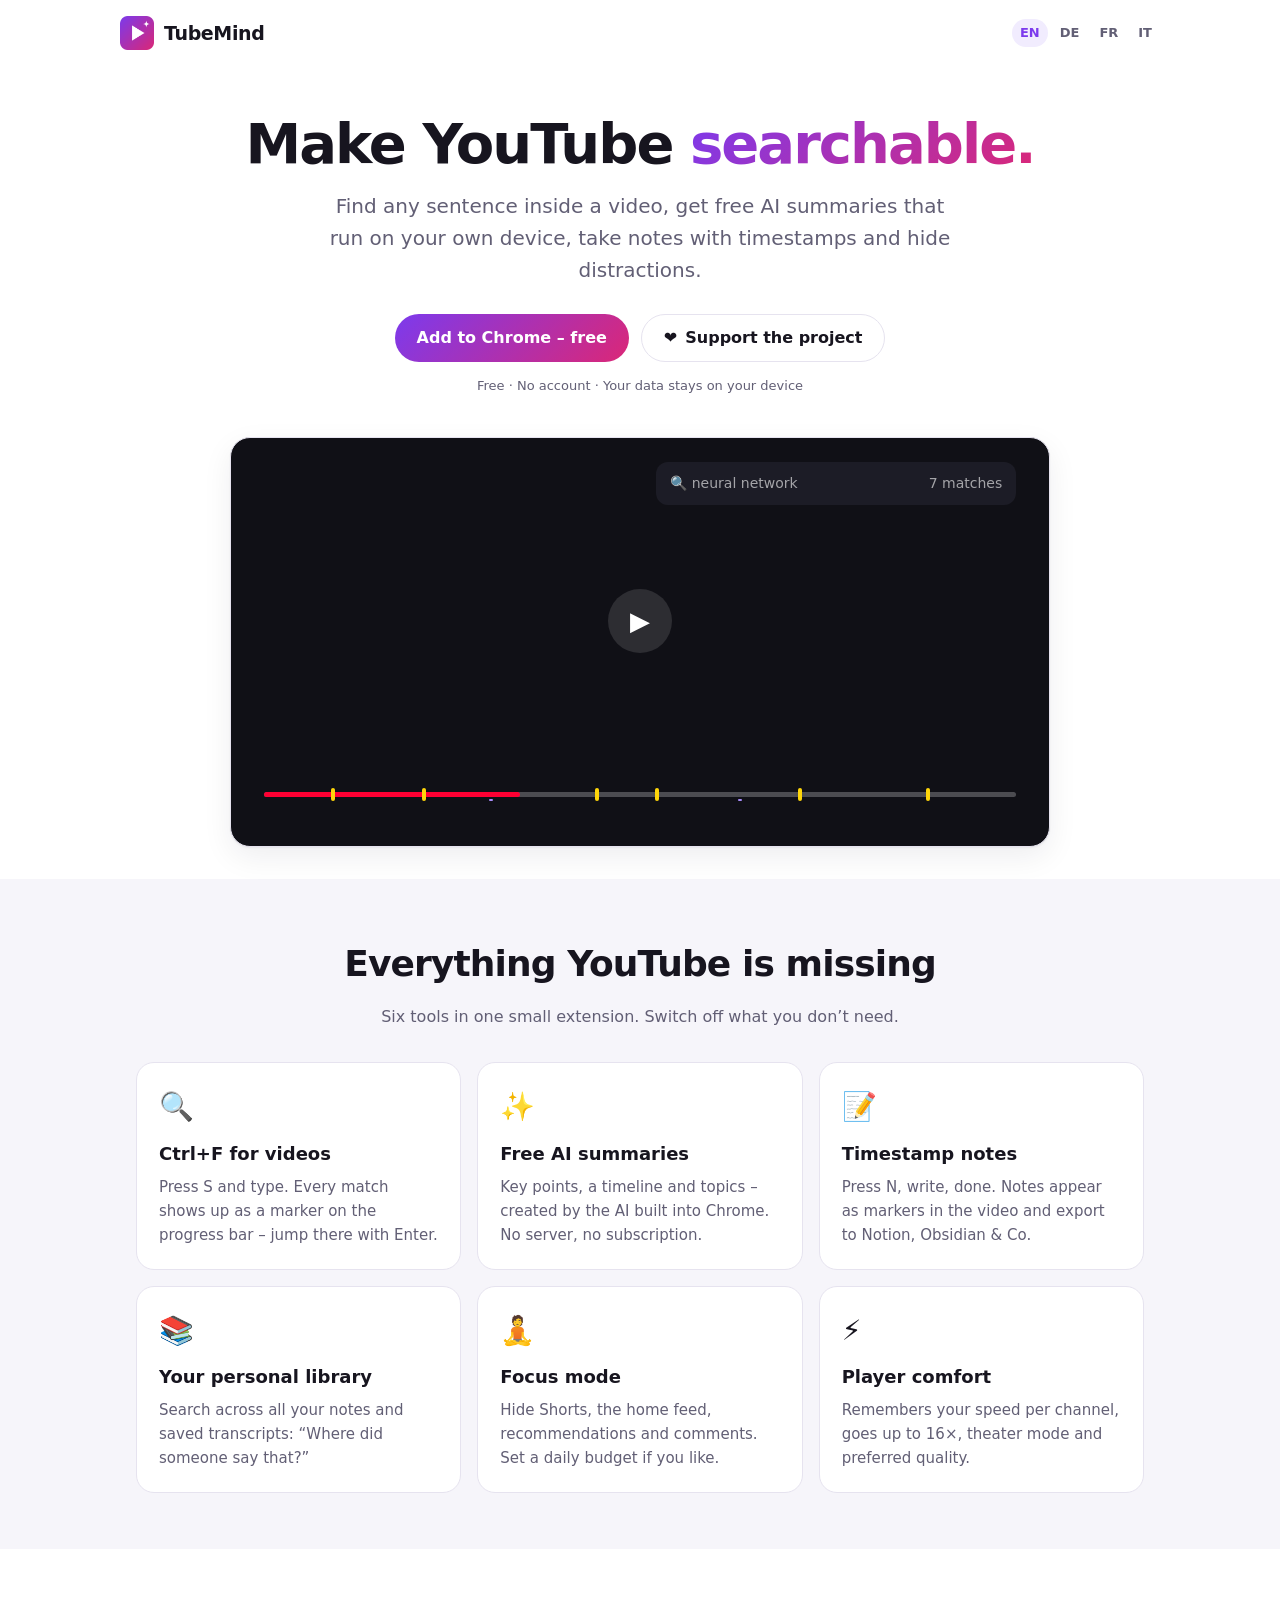
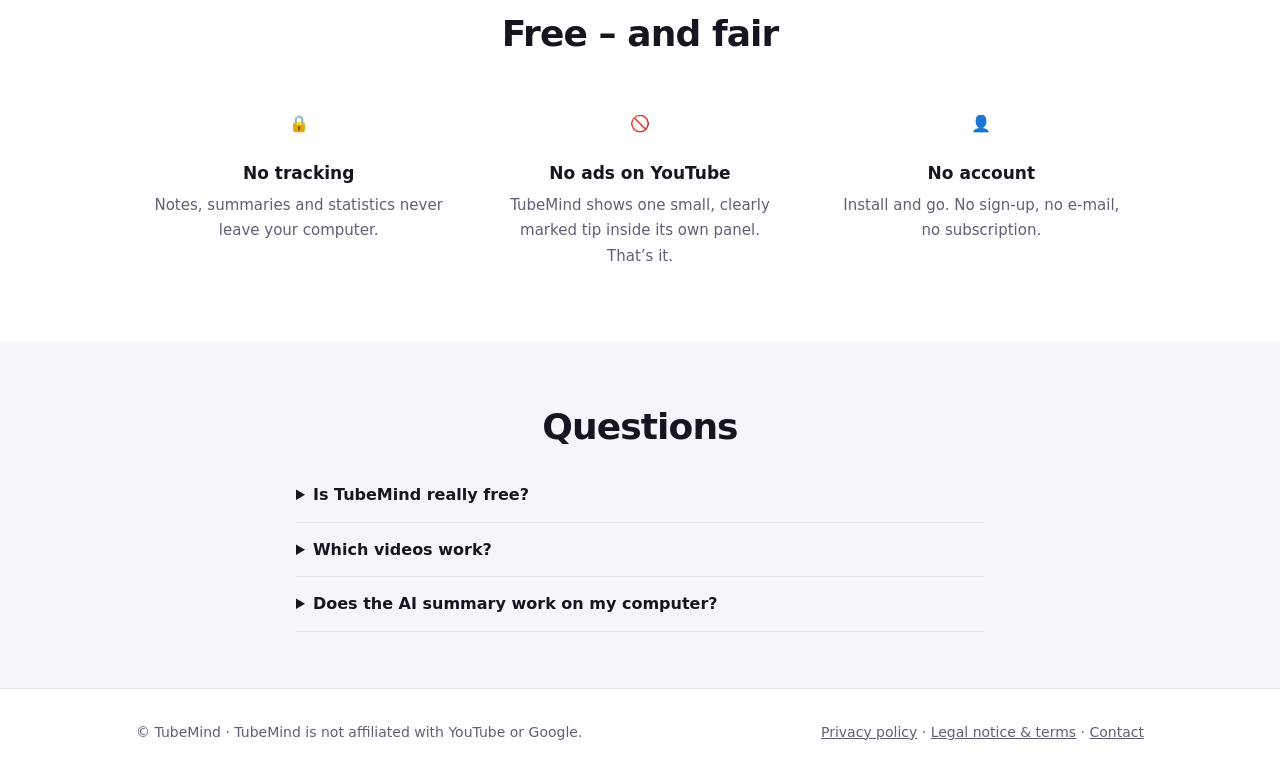
<file: website/index.html>
<!doctype html>
<html lang="en">
<head>
  <meta charset="utf-8">
  <meta name="viewport" content="width=device-width, initial-scale=1">
  <title>TubeMind – Search, summarize & take notes on YouTube</title>
  <meta name="description" content="Free Chrome extension: search inside YouTube videos, free on-device AI summaries, timestamp notes and focus mode. No account, no tracking.">
  <link rel="icon" href="assets/logo-256.png">
  <meta property="og:title" content="TubeMind – make YouTube searchable">
  <meta property="og:description" content="Search inside videos, free AI summaries, timestamp notes, focus mode.">
  <meta property="og:image" content="assets/logo-256.png">
  <link rel="stylesheet" href="assets/style.css">
</head>
<body>
  <div class="wrap nav">
    <a class="logo" href="./"><img src="assets/logo-256.png" alt=""> TubeMind</a>
    <nav class="lang-switch"><a href="?lang=en" data-set-lang="en">en</a><a href="?lang=de" data-set-lang="de">de</a><a href="?lang=fr" data-set-lang="fr">fr</a><a href="?lang=it" data-set-lang="it">it</a></nav>
  </div>

  <header class="wrap hero">
    <h1><span data-t="heroTitleA">Make YouTube</span> <span class="grad" data-t="heroTitleB">searchable.</span></h1>
    <p data-t="heroText">Find any sentence inside a video, get free AI summaries that run on your own device, take notes with timestamps and hide distractions.</p>
    <div class="cta">
      <a class="btn btn-primary" data-link="store" href="#" data-t="navInstall">Add to Chrome – free</a>
      <a class="btn" data-link="donate" href="#" target="_blank" rel="noopener">❤️ <span data-t="donate">Support the project</span></a>
    </div>
    <div class="note" data-t="heroNote">Free · No account · Your data stays on your device</div>

    <div class="demo" aria-hidden="true">
      <div class="demo-search"><span>🔍 <span data-t="demoQuery">neural network</span></span><span data-t="demoHits">7 matches</span></div>
      <div class="demo-play">▶</div>
      <div class="demo-bar">
        <span class="demo-mark" style="left:9%"></span>
        <span class="demo-mark" style="left:21%"></span>
        <span class="demo-mark note" style="left:30%"></span>
        <span class="demo-mark" style="left:44%"></span>
        <span class="demo-mark" style="left:52%"></span>
        <span class="demo-mark note" style="left:63%"></span>
        <span class="demo-mark" style="left:71%"></span>
        <span class="demo-mark" style="left:88%"></span>
      </div>
    </div>
  </header>

  <section class="section soft">
    <div class="wrap">
      <h2 data-t="featuresTitle">Everything YouTube is missing</h2>
      <p class="lead" data-t="featuresLead"></p>
      <div class="features">
        <div class="feature"><div class="icon">🔍</div><h3 data-t="f1t"></h3><p data-t="f1d"></p></div>
        <div class="feature"><div class="icon">✨</div><h3 data-t="f2t"></h3><p data-t="f2d"></p></div>
        <div class="feature"><div class="icon">📝</div><h3 data-t="f3t"></h3><p data-t="f3d"></p></div>
        <div class="feature"><div class="icon">📚</div><h3 data-t="f4t"></h3><p data-t="f4d"></p></div>
        <div class="feature"><div class="icon">🧘</div><h3 data-t="f5t"></h3><p data-t="f5d"></p></div>
        <div class="feature"><div class="icon">⚡</div><h3 data-t="f6t"></h3><p data-t="f6d"></p></div>
      </div>
    </div>
  </section>

  <section class="section">
    <div class="wrap">
      <h2 data-t="promiseTitle">Free – and fair</h2>
      <div class="promise">
        <div><div>🔒</div><strong data-t="p1t"></strong><span data-t="p1d"></span></div>
        <div><div>🚫</div><strong data-t="p2t"></strong><span data-t="p2d"></span></div>
        <div><div>👤</div><strong data-t="p3t"></strong><span data-t="p3d"></span></div>
      </div>
      <div class="ad-slot" data-slot="home"><div class="ad-label" data-t="adLabel">Advertisement</div></div>
    </div>
  </section>

  <section class="section soft">
    <div class="wrap faq">
      <h2 data-t="faqTitle">Questions</h2>
      <details><summary data-t="q1"></summary><p data-t="a1"></p></details>
      <details><summary data-t="q2"></summary><p data-t="a2"></p></details>
      <details><summary data-t="q3"></summary><p data-t="a3"></p></details>
    </div>
  </section>

  <footer>
    <div class="wrap">
      <span>© TubeMind · <span data-t="footerNote"></span></span>
      <span><a href="privacy.html" data-t="footerPrivacy">Privacy policy</a> · <a href="legal.html" data-t="footerLegal">Legal notice &amp; terms</a> · <a data-link="mail" href="#" data-t="footerContact">Contact</a></span>
    </div>
  </footer>

  <script src="assets/site-config.js"></script>
  <script src="assets/texts.js"></script>
  <script src="assets/site.js"></script>
</body>
</html>
</file>
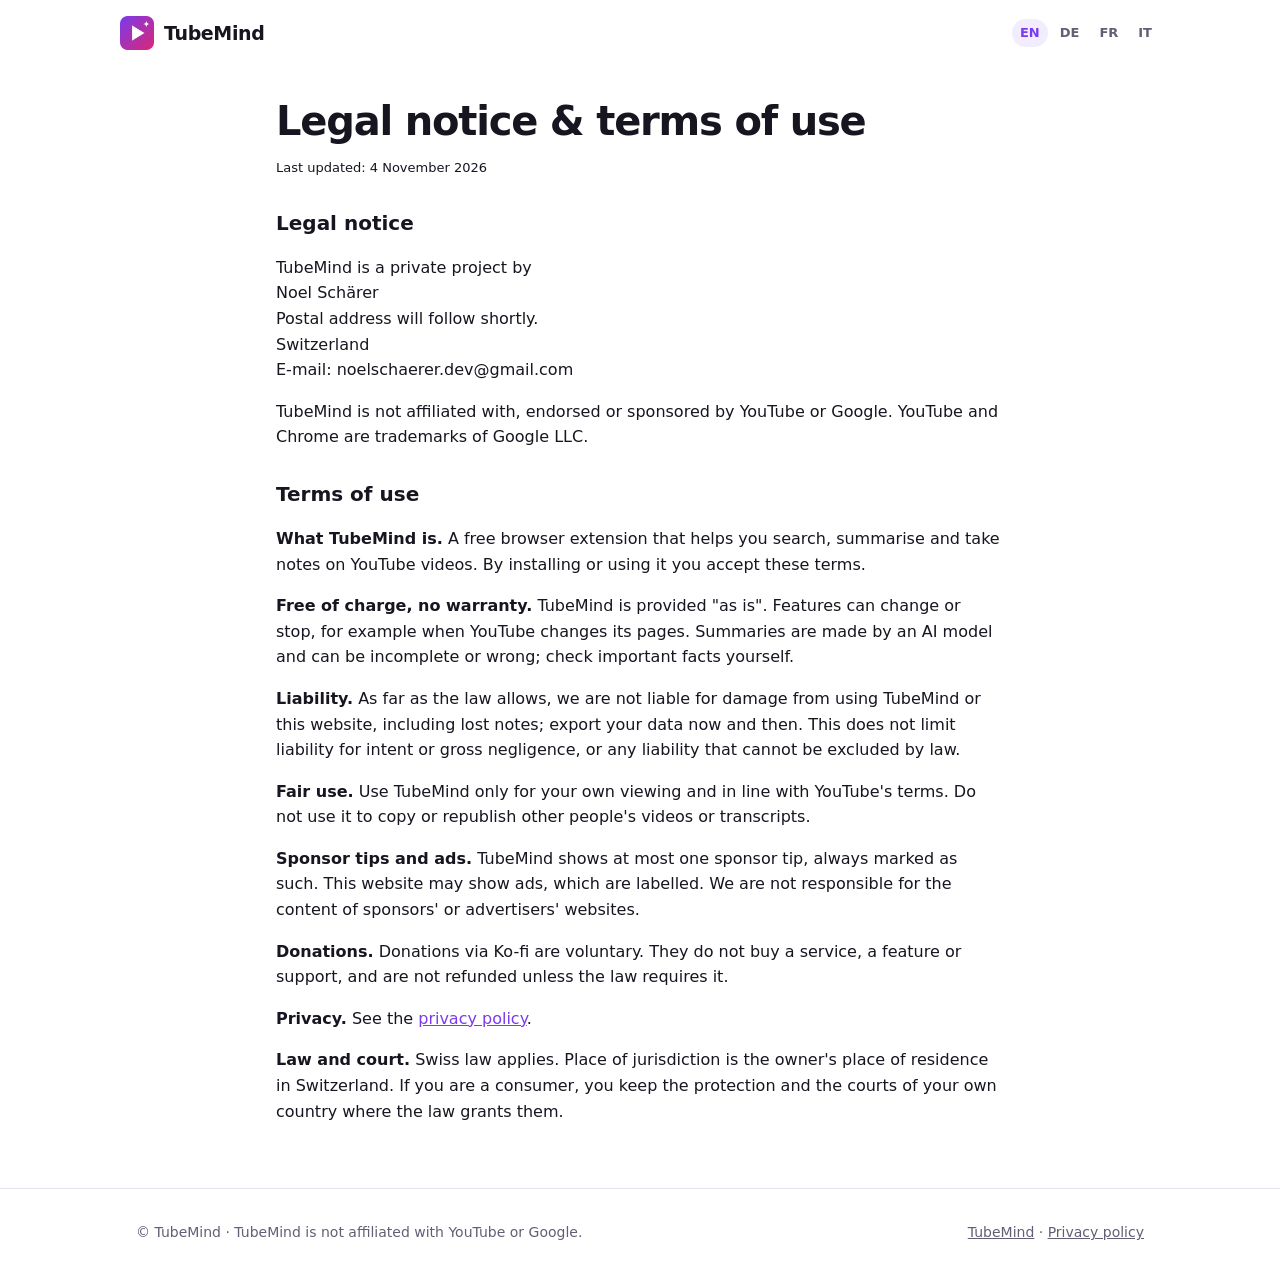
<file: website/legal.html>
<!doctype html>
<html lang="en">
<head>
  <meta charset="utf-8">
  <meta name="viewport" content="width=device-width, initial-scale=1">
  <title>TubeMind – Legal notice &amp; terms</title>
  <link rel="icon" href="assets/logo-256.png">
  <link rel="stylesheet" href="assets/style.css">
</head>
<body>
  <div class="wrap nav">
    <a class="logo" href="./"><img src="assets/logo-256.png" alt=""> TubeMind</a>
    <nav class="lang-switch"><a href="?lang=en" data-set-lang="en">en</a><a href="?lang=de" data-set-lang="de">de</a><a href="?lang=fr" data-set-lang="fr">fr</a><a href="?lang=it" data-set-lang="it">it</a></nav>
  </div>

  <!-- ======================= ENGLISH (also shown for FR / IT) ======================= -->
  <main class="page legal" data-lang="en">
    <h1>Legal notice &amp; terms of use</h1>
    <p class="note">Last updated: 4 November 2026</p>

    <h2>Legal notice</h2>
    <p>TubeMind is a private project by<br>
      <span data-owner></span><br>
      <span data-address>Postal address will follow shortly.</span><br>
      Switzerland<br>
      E-mail: <span data-email></span></p>
    <p>TubeMind is not affiliated with, endorsed or sponsored by YouTube or Google. YouTube and Chrome are trademarks of Google LLC.</p>

    <h2>Terms of use</h2>
    <p><strong>What TubeMind is.</strong> A free browser extension that helps you search, summarise and take notes on YouTube videos. By installing or using it you accept these terms.</p>
    <p><strong>Free of charge, no warranty.</strong> TubeMind is provided "as is". Features can change or stop, for example when YouTube changes its pages. Summaries are made by an AI model and can be incomplete or wrong; check important facts yourself.</p>
    <p><strong>Liability.</strong> As far as the law allows, we are not liable for damage from using TubeMind or this website, including lost notes; export your data now and then. This does not limit liability for intent or gross negligence, or any liability that cannot be excluded by law.</p>
    <p><strong>Fair use.</strong> Use TubeMind only for your own viewing and in line with YouTube's terms. Do not use it to copy or republish other people's videos or transcripts.</p>
    <p><strong>Sponsor tips and ads.</strong> TubeMind shows at most one sponsor tip, always marked as such. This website may show ads, which are labelled. We are not responsible for the content of sponsors' or advertisers' websites.</p>
    <p><strong>Donations.</strong> Donations via Ko-fi are voluntary. They do not buy a service, a feature or support, and are not refunded unless the law requires it.</p>
    <p><strong>Privacy.</strong> See the <a href="privacy.html">privacy policy</a>.</p>
    <p><strong>Law and court.</strong> Swiss law applies. Place of jurisdiction is the owner's place of residence in Switzerland. If you are a consumer, you keep the protection and the courts of your own country where the law grants them.</p>
  </main>

  <!-- ======================= DEUTSCH ======================= -->
  <main class="page legal" data-lang="de">
    <h1>Impressum &amp; Nutzungsbedingungen</h1>
    <p class="note">Stand: 4. November 2026</p>

    <h2>Impressum</h2>
    <p>TubeMind ist ein privates Projekt von<br>
      <span data-owner></span><br>
      <span data-address>Postadresse folgt in Kürze.</span><br>
      Schweiz<br>
      E-Mail: <span data-email></span></p>
    <p>TubeMind steht in keiner Verbindung zu YouTube oder Google und wird von ihnen weder unterstützt noch gesponsert. YouTube und Chrome sind Marken der Google LLC.</p>

    <h2>Nutzungsbedingungen</h2>
    <p><strong>Was TubeMind ist.</strong> Eine kostenlose Browser-Erweiterung, mit der du YouTube-Videos durchsuchen, zusammenfassen und Notizen dazu machen kannst. Mit der Installation oder Nutzung akzeptierst du diese Bedingungen.</p>
    <p><strong>Kostenlos, ohne Gewähr.</strong> TubeMind wird so angeboten, wie es ist. Funktionen können sich ändern oder wegfallen, zum Beispiel wenn YouTube seine Seiten ändert. Zusammenfassungen erstellt ein KI-Modell; sie können unvollständig oder falsch sein. Prüfe wichtige Fakten selbst.</p>
    <p><strong>Haftung.</strong> Soweit gesetzlich zulässig, haften wir nicht für Schäden durch die Nutzung von TubeMind oder dieser Webseite, auch nicht für verlorene Notizen; exportiere deine Daten ab und zu. Die Haftung für Absicht und grobe Fahrlässigkeit sowie jede Haftung, die das Gesetz nicht ausschliessen lässt, bleibt bestehen.</p>
    <p><strong>Faire Nutzung.</strong> Nutze TubeMind nur für dein eigenes Schauen und im Rahmen der Nutzungsbedingungen von YouTube. Kopiere oder veröffentliche damit keine fremden Videos oder Transkripte.</p>
    <p><strong>Sponsor-Tipps und Werbung.</strong> TubeMind zeigt höchstens einen Sponsor-Tipp, immer als solcher gekennzeichnet. Diese Webseite kann Werbung zeigen, die als Anzeige gekennzeichnet ist. Für die Inhalte der Webseiten von Sponsoren und Werbenden sind wir nicht verantwortlich.</p>
    <p><strong>Spenden.</strong> Spenden über Ko-fi sind freiwillig. Sie kaufen keine Leistung, keine Funktion und keinen Support und werden nicht zurückerstattet, ausser das Gesetz verlangt es.</p>
    <p><strong>Datenschutz.</strong> Siehe <a href="privacy.html?lang=de">Datenschutzerklärung</a>.</p>
    <p><strong>Recht und Gerichtsstand.</strong> Es gilt Schweizer Recht. Gerichtsstand ist der Wohnsitz des Betreibers in der Schweiz. Als Konsumentin oder Konsument behältst du den Schutz und die Gerichte deines eigenen Landes, soweit das Gesetz sie dir gibt.</p>
  </main>

  <footer>
    <div class="wrap">
      <span>© TubeMind · <span data-t="footerNote"></span></span>
      <span><a href="./">TubeMind</a> · <a href="privacy.html" data-t="footerPrivacy">Privacy policy</a></span>
    </div>
  </footer>

  <script src="assets/site-config.js"></script>
  <script src="assets/texts.js"></script>
  <script src="assets/site.js"></script>
</body>
</html>
</file>
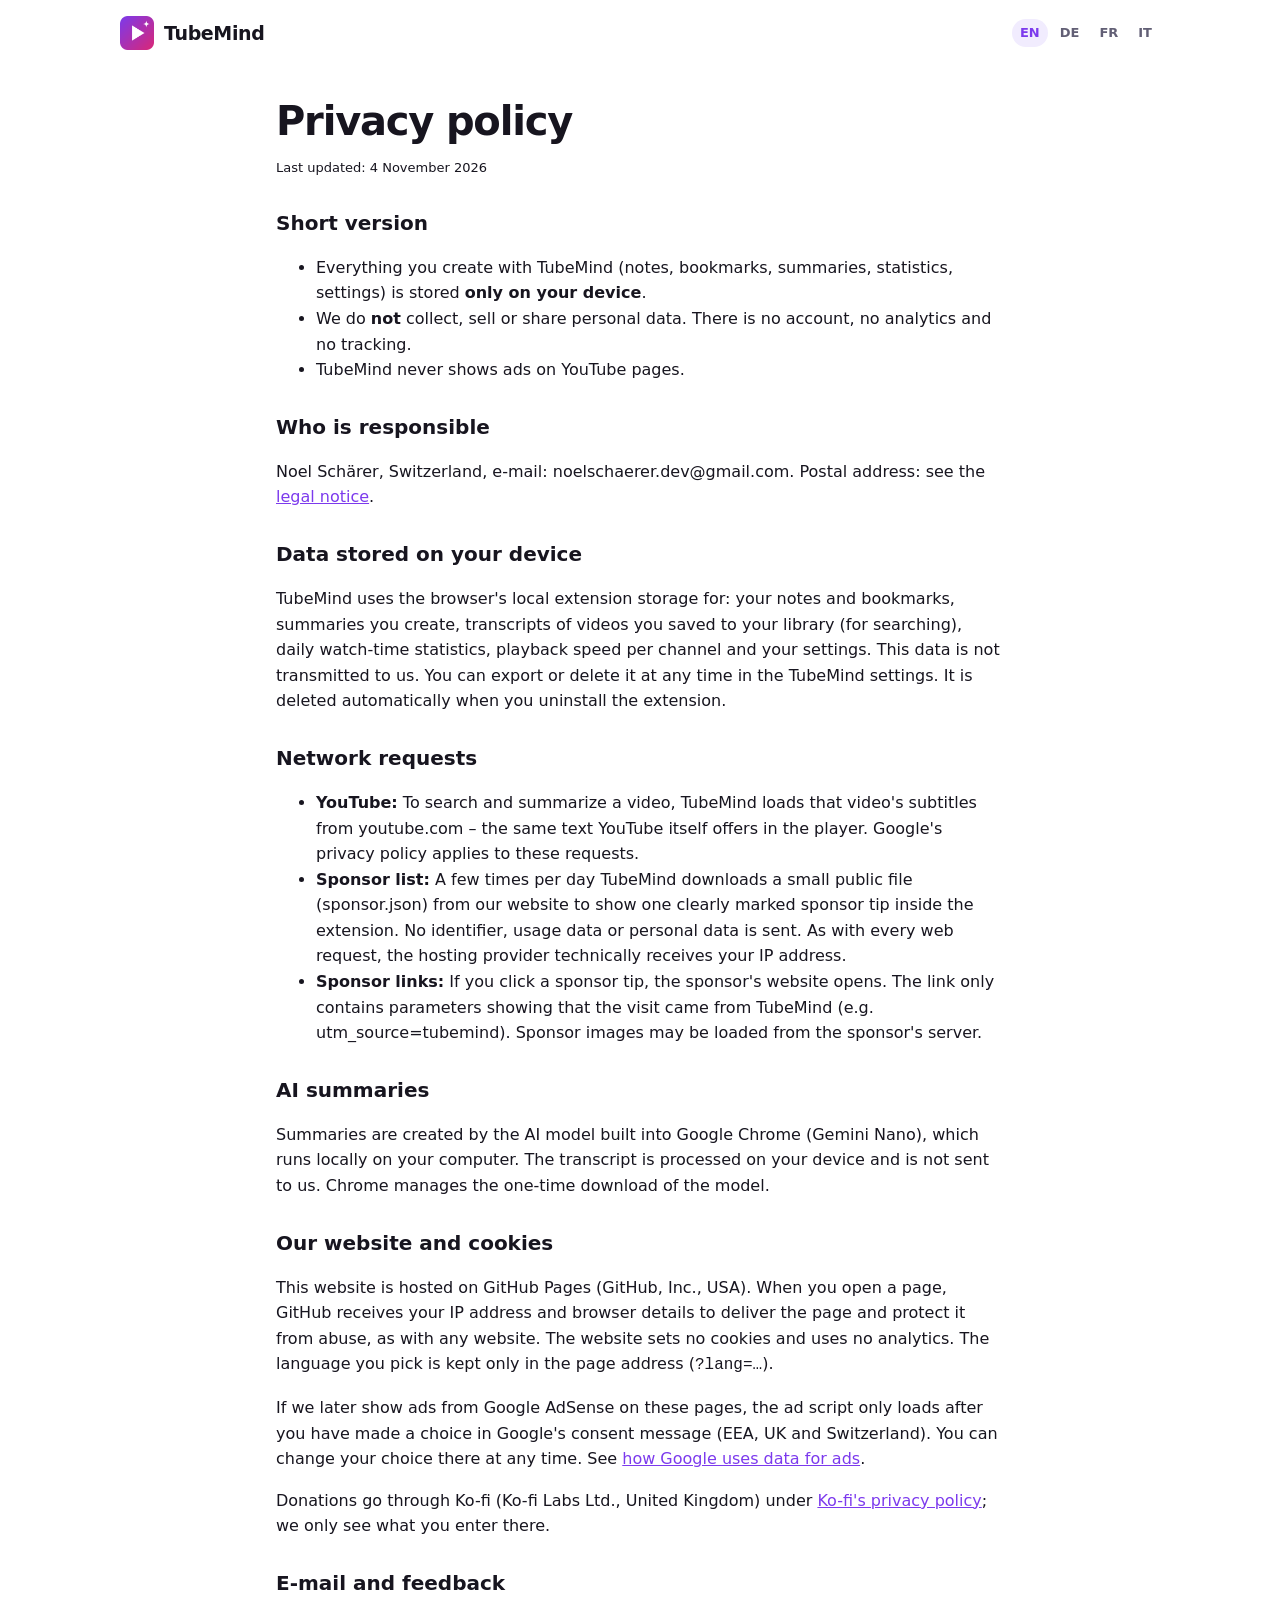
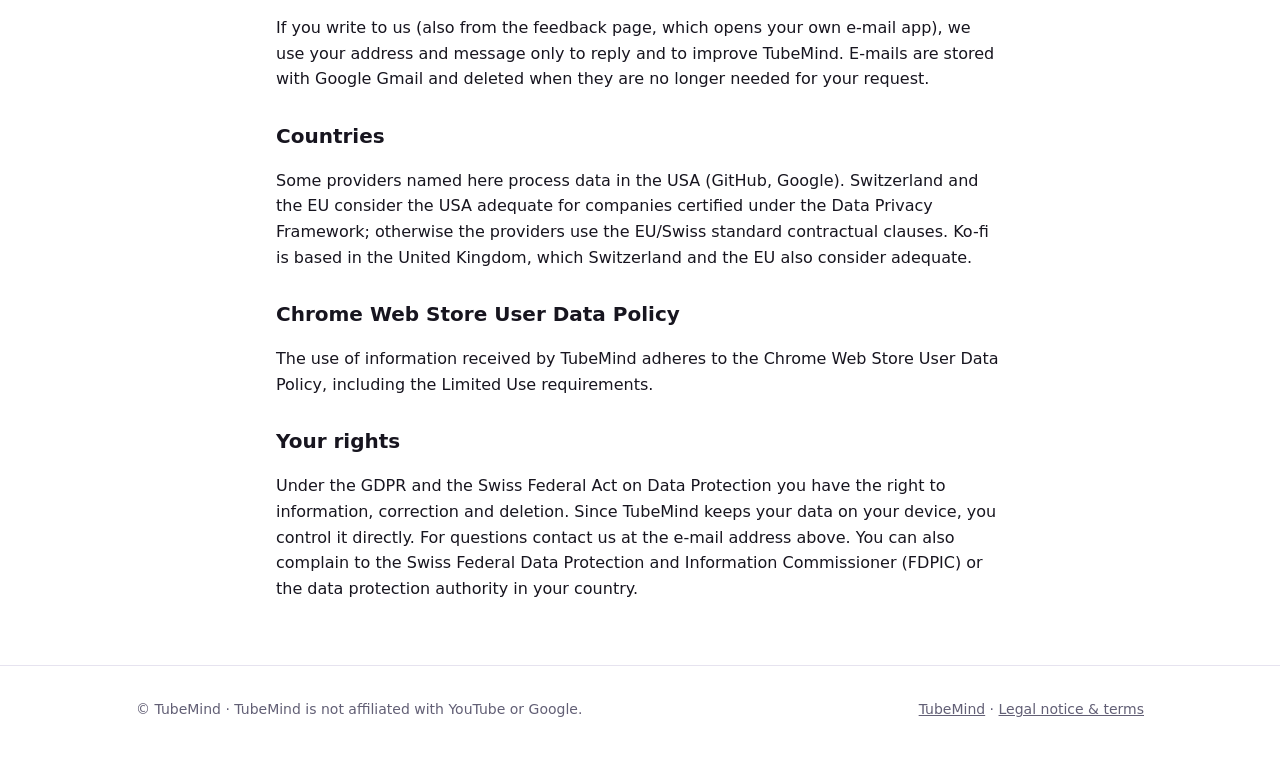
<file: website/privacy.html>
<!doctype html>
<html lang="en">
<head>
  <meta charset="utf-8">
  <meta name="viewport" content="width=device-width, initial-scale=1">
  <title>TubeMind – Privacy policy</title>
  <link rel="icon" href="assets/logo-256.png">
  <link rel="stylesheet" href="assets/style.css">
</head>
<body>
  <div class="wrap nav">
    <a class="logo" href="./"><img src="assets/logo-256.png" alt=""> TubeMind</a>
    <nav class="lang-switch"><a href="?lang=en" data-set-lang="en">en</a><a href="?lang=de" data-set-lang="de">de</a><a href="?lang=fr" data-set-lang="fr">fr</a><a href="?lang=it" data-set-lang="it">it</a></nav>
  </div>

  <!-- ======================= ENGLISH (also shown for FR / IT) ======================= -->
  <main class="page legal" data-lang="en">
    <h1>Privacy policy</h1>
    <p class="note">Last updated: 4 November 2026</p>

    <h2>Short version</h2>
    <ul>
      <li>Everything you create with TubeMind (notes, bookmarks, summaries, statistics, settings) is stored <strong>only on your device</strong>.</li>
      <li>We do <strong>not</strong> collect, sell or share personal data. There is no account, no analytics and no tracking.</li>
      <li>TubeMind never shows ads on YouTube pages.</li>
    </ul>

    <h2>Who is responsible</h2>
    <p><span data-owner></span>, Switzerland, e-mail: <span data-email></span>. Postal address: see the <a href="legal.html">legal notice</a>.</p>

    <h2>Data stored on your device</h2>
    <p>TubeMind uses the browser's local extension storage for: your notes and bookmarks, summaries you create, transcripts of videos you saved to your library (for searching), daily watch-time statistics, playback speed per channel and your settings. This data is not transmitted to us. You can export or delete it at any time in the TubeMind settings. It is deleted automatically when you uninstall the extension.</p>

    <h2>Network requests</h2>
    <ul>
      <li><strong>YouTube:</strong> To search and summarize a video, TubeMind loads that video's subtitles from youtube.com – the same text YouTube itself offers in the player. Google's privacy policy applies to these requests.</li>
      <li><strong>Sponsor list:</strong> A few times per day TubeMind downloads a small public file (sponsor.json) from our website to show one clearly marked sponsor tip inside the extension. No identifier, usage data or personal data is sent. As with every web request, the hosting provider technically receives your IP address.</li>
      <li><strong>Sponsor links:</strong> If you click a sponsor tip, the sponsor's website opens. The link only contains parameters showing that the visit came from TubeMind (e.g. utm_source=tubemind). Sponsor images may be loaded from the sponsor's server.</li>
    </ul>

    <h2>AI summaries</h2>
    <p>Summaries are created by the AI model built into Google Chrome (Gemini Nano), which runs locally on your computer. The transcript is processed on your device and is not sent to us. Chrome manages the one-time download of the model.</p>

    <h2>Our website and cookies</h2>
    <p>This website is hosted on GitHub Pages (GitHub, Inc., USA). When you open a page, GitHub receives your IP address and browser details to deliver the page and protect it from abuse, as with any website. The website sets no cookies and uses no analytics. The language you pick is kept only in the page address (<code>?lang=…</code>).</p>
    <p>If we later show ads from Google AdSense on these pages, the ad script only loads after you have made a choice in Google's consent message (EEA, UK and Switzerland). You can change your choice there at any time. See <a href="https://policies.google.com/technologies/ads" target="_blank" rel="noopener">how Google uses data for ads</a>.</p>
    <p>Donations go through Ko-fi (Ko-fi Labs Ltd., United Kingdom) under <a href="https://more.ko-fi.com/privacy" target="_blank" rel="noopener">Ko-fi's privacy policy</a>; we only see what you enter there.</p>

    <h2>E-mail and feedback</h2>
    <p>If you write to us (also from the feedback page, which opens your own e-mail app), we use your address and message only to reply and to improve TubeMind. E-mails are stored with Google Gmail and deleted when they are no longer needed for your request.</p>

    <h2>Countries</h2>
    <p>Some providers named here process data in the USA (GitHub, Google). Switzerland and the EU consider the USA adequate for companies certified under the Data Privacy Framework; otherwise the providers use the EU/Swiss standard contractual clauses. Ko-fi is based in the United Kingdom, which Switzerland and the EU also consider adequate.</p>

    <h2>Chrome Web Store User Data Policy</h2>
    <p>The use of information received by TubeMind adheres to the Chrome Web Store User Data Policy, including the Limited Use requirements.</p>

    <h2>Your rights</h2>
    <p>Under the GDPR and the Swiss Federal Act on Data Protection you have the right to information, correction and deletion. Since TubeMind keeps your data on your device, you control it directly. For questions contact us at the e-mail address above. You can also complain to the Swiss Federal Data Protection and Information Commissioner (FDPIC) or the data protection authority in your country.</p>
  </main>

  <!-- ======================= DEUTSCH ======================= -->
  <main class="page legal" data-lang="de">
    <h1>Datenschutzerklärung</h1>
    <p class="note">Stand: 4. November 2026</p>

    <h2>Kurz gesagt</h2>
    <ul>
      <li>Alles, was du mit TubeMind erstellst (Notizen, Lesezeichen, Zusammenfassungen, Statistiken, Einstellungen), wird <strong>nur auf deinem Gerät</strong> gespeichert.</li>
      <li>Wir sammeln, verkaufen oder teilen <strong>keine</strong> Personendaten. Es gibt kein Konto, keine Analyse-Tools und kein Tracking.</li>
      <li>TubeMind zeigt niemals Werbung auf YouTube-Seiten.</li>
    </ul>

    <h2>Verantwortlich</h2>
    <p><span data-owner></span>, Schweiz, E-Mail: <span data-email></span>. Postadresse: siehe <a href="legal.html?lang=de">Impressum</a>.</p>

    <h2>Daten auf deinem Gerät</h2>
    <p>TubeMind nutzt den lokalen Speicher der Browser-Erweiterung für: deine Notizen und Lesezeichen, erstellte Zusammenfassungen, Transkripte von Videos in deiner Bibliothek (für die Suche), tägliche Schauzeit-Statistiken, die Geschwindigkeit pro Kanal und deine Einstellungen. Diese Daten werden nicht an uns übertragen. Du kannst sie jederzeit in den TubeMind-Einstellungen exportieren oder löschen. Beim Deinstallieren werden sie automatisch gelöscht.</p>

    <h2>Netzwerkanfragen</h2>
    <ul>
      <li><strong>YouTube:</strong> Um ein Video zu durchsuchen und zusammenzufassen, lädt TubeMind die Untertitel dieses Videos von youtube.com – denselben Text, den YouTube selbst im Player anbietet. Für diese Anfragen gilt die Datenschutzerklärung von Google.</li>
      <li><strong>Sponsoren-Liste:</strong> Einige Male pro Tag lädt TubeMind eine kleine öffentliche Datei (sponsor.json) von unserer Webseite, um einen klar gekennzeichneten Sponsoren-Hinweis in der Extension anzuzeigen. Dabei werden keine Kennungen, Nutzungsdaten oder Personendaten gesendet. Wie bei jeder Webanfrage erhält der Hosting-Anbieter technisch bedingt deine IP-Adresse.</li>
      <li><strong>Sponsoren-Links:</strong> Klickst du auf einen Sponsoren-Hinweis, öffnet sich die Webseite des Sponsors. Der Link enthält nur Parameter, die zeigen, dass der Besuch von TubeMind kommt (z. B. utm_source=tubemind). Bilder von Sponsoren können vom Server des Sponsors geladen werden.</li>
    </ul>

    <h2>KI-Zusammenfassungen</h2>
    <p>Zusammenfassungen werden von dem in Google Chrome eingebauten KI-Modell (Gemini Nano) erstellt, das lokal auf deinem Computer läuft. Das Transkript wird auf deinem Gerät verarbeitet und nicht an uns gesendet. Den einmaligen Download des Modells übernimmt Chrome.</p>

    <h2>Unsere Webseite und Cookies</h2>
    <p>Diese Webseite liegt bei GitHub Pages (GitHub, Inc., USA). Wenn du eine Seite öffnest, erhält GitHub deine IP-Adresse und Browser-Angaben, um die Seite auszuliefern und vor Missbrauch zu schützen, wie bei jeder Webseite. Die Webseite setzt keine Cookies und nutzt keine Analyse-Tools. Die gewählte Sprache steht nur in der Adresse der Seite (<code>?lang=…</code>).</p>
    <p>Falls wir später Werbung von Google AdSense auf diesen Seiten zeigen, lädt das Werbe-Skript erst, nachdem du in der Einwilligungs-Mitteilung von Google (EWR, UK und Schweiz) gewählt hast. Du kannst deine Wahl dort jederzeit ändern. Mehr dazu: <a href="https://policies.google.com/technologies/ads" target="_blank" rel="noopener">So verwendet Google Daten für Werbung</a>.</p>
    <p>Spenden laufen über Ko-fi (Ko-fi Labs Ltd., Grossbritannien) nach der <a href="https://more.ko-fi.com/privacy" target="_blank" rel="noopener">Datenschutzerklärung von Ko-fi</a>; wir sehen nur, was du dort eingibst.</p>

    <h2>E-Mail und Feedback</h2>
    <p>Wenn du uns schreibst (auch über die Feedback-Seite, die dein eigenes E-Mail-Programm öffnet), nutzen wir deine Adresse und Nachricht nur, um dir zu antworten und TubeMind zu verbessern. E-Mails liegen bei Google Gmail und werden gelöscht, wenn sie für dein Anliegen nicht mehr nötig sind.</p>

    <h2>Länder</h2>
    <p>Einige hier genannte Anbieter bearbeiten Daten in den USA (GitHub, Google). Die Schweiz und die EU anerkennen für die USA einen angemessenen Datenschutz bei Firmen, die nach dem Data Privacy Framework zertifiziert sind; sonst nutzen die Anbieter die Standardvertragsklauseln der EU bzw. der Schweiz. Ko-fi sitzt in Grossbritannien, das die Schweiz und die EU ebenfalls als angemessen anerkennen.</p>

    <h2>Chrome Web Store User Data Policy</h2>
    <p>Die Verwendung von Informationen durch TubeMind entspricht der Chrome Web Store User Data Policy, einschliesslich der Anforderungen zur eingeschränkten Nutzung („Limited Use“).</p>

    <h2>Deine Rechte</h2>
    <p>Nach DSGVO und dem Schweizer Datenschutzgesetz (DSG) hast du das Recht auf Auskunft, Berichtigung und Löschung. Da TubeMind deine Daten auf deinem Gerät speichert, hast du sie direkt selbst in der Hand. Bei Fragen erreichst du uns unter der oben genannten E-Mail-Adresse. Du kannst dich auch beim Eidgenössischen Datenschutz- und Öffentlichkeitsbeauftragten (EDÖB) oder der Datenschutzbehörde deines Landes beschweren.</p>
  </main>

  <footer>
    <div class="wrap">
      <span>© TubeMind · <span data-t="footerNote"></span></span>
      <span><a href="./">TubeMind</a> · <a href="legal.html" data-t="footerLegal">Legal notice &amp; terms</a></span>
    </div>
  </footer>

  <script src="assets/site-config.js"></script>
  <script src="assets/texts.js"></script>
  <script src="assets/site.js"></script>
</body>
</html>
</file>
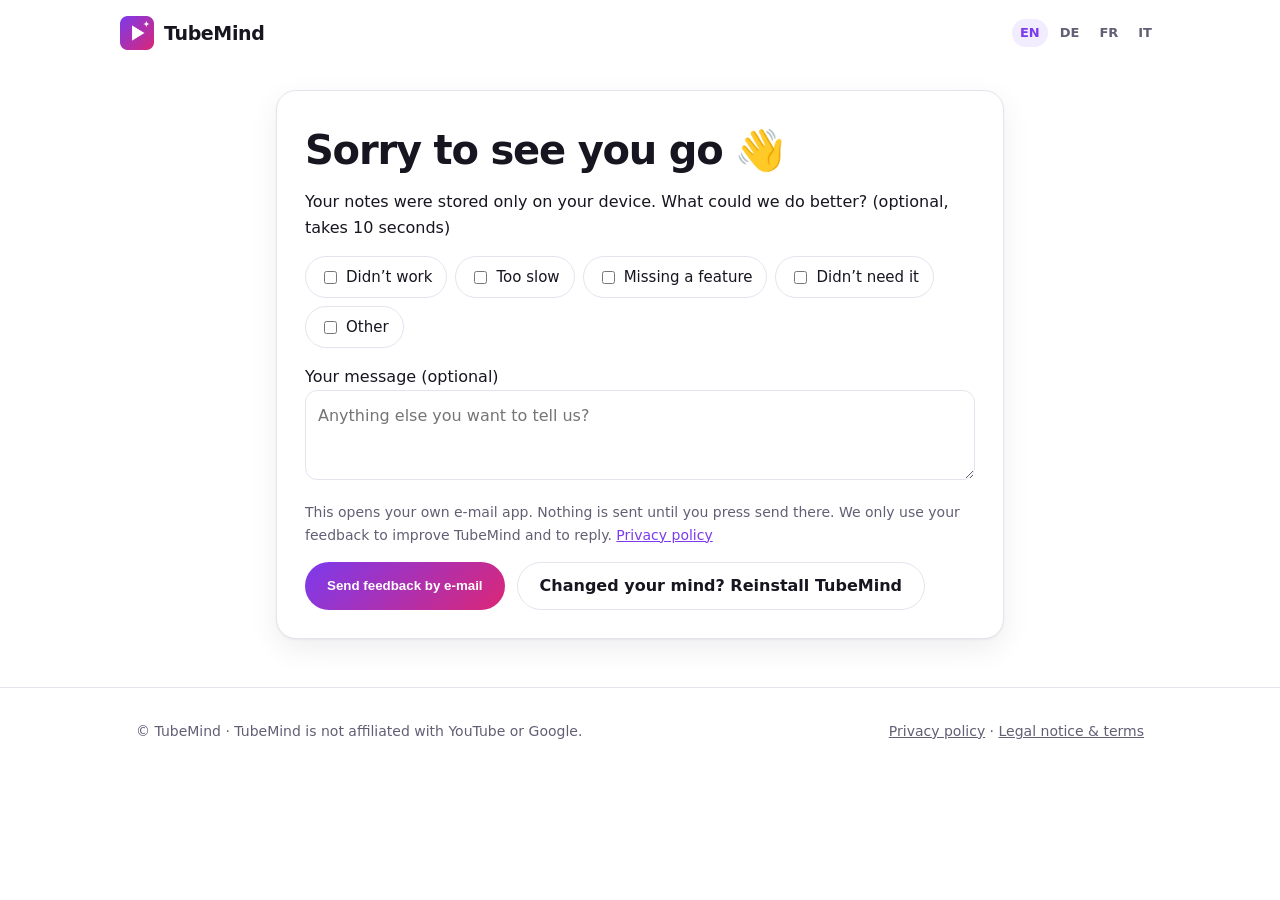
<file: website/uninstall.html>
<!doctype html>
<html lang="en">
<head>
  <meta charset="utf-8">
  <meta name="viewport" content="width=device-width, initial-scale=1">
  <title>TubeMind – Feedback</title>
  <meta name="robots" content="noindex">
  <link rel="icon" href="assets/logo-256.png">
  <link rel="stylesheet" href="assets/style.css">
</head>
<body>
  <div class="wrap nav">
    <a class="logo" href="./"><img src="assets/logo-256.png" alt=""> TubeMind</a>
    <nav class="lang-switch"><a href="?lang=en" data-set-lang="en">en</a><a href="?lang=de" data-set-lang="de">de</a><a href="?lang=fr" data-set-lang="fr">fr</a><a href="?lang=it" data-set-lang="it">it</a></nav>
  </div>

  <main class="page">
    <div class="card">
      <h1 data-t="uTitle">Sorry to see you go 👋</h1>
      <p data-t="uText"></p>
      <form id="feedback">
        <div class="reasons">
          <label><input type="checkbox" name="reason" value="not-working"> <span data-t="r1"></span></label>
          <label><input type="checkbox" name="reason" value="slow"> <span data-t="r2"></span></label>
          <label><input type="checkbox" name="reason" value="missing-feature"> <span data-t="r3"></span></label>
          <label><input type="checkbox" name="reason" value="not-needed"> <span data-t="r4"></span></label>
          <label><input type="checkbox" name="reason" value="other"> <span data-t="r5"></span></label>
        </div>
        <label for="message" data-t="uLabel">Your message (optional)</label>
        <textarea id="message" data-placeholder="uPlaceholder"></textarea>
        <p class="form-note"><span data-t="uNote"></span> <a href="privacy.html" data-t="footerPrivacy">Privacy policy</a></p>
        <div class="cta" style="justify-content:flex-start; margin-top:16px">
          <button class="btn btn-primary" type="submit" id="send" data-t="uSend">Send feedback by e-mail</button>
          <a class="btn" data-link="store" href="#" data-t="uReinstall"></a>
        </div>
      </form>
    </div>

    <div class="ad-slot" data-slot="uninstall"><div class="ad-label" data-t="adLabel">Advertisement</div></div>
  </main>

  <footer>
    <div class="wrap">
      <span>© TubeMind · <span data-t="footerNote"></span></span>
      <span><a href="privacy.html" data-t="footerPrivacy">Privacy policy</a> · <a href="legal.html" data-t="footerLegal">Legal notice &amp; terms</a></span>
    </div>
  </footer>

  <script src="assets/site-config.js"></script>
  <script src="assets/texts.js"></script>
  <script src="assets/site.js"></script>
  <script>
    (function () {
      var cfg = window.SITE_CONFIG || {};
      var msg = document.getElementById('message');
      msg.placeholder = window.SITE.text('uPlaceholder');
      if (!cfg.contactEmail) document.getElementById('send').hidden = true;
      document.getElementById('feedback').addEventListener('submit', function (e) {
        e.preventDefault();
        var reasons = Array.prototype.map.call(document.querySelectorAll('input[name=reason]:checked'), function (i) { return i.value; });
        var params = new URLSearchParams(location.search);
        var body = 'Reasons: ' + (reasons.join(', ') || '-') + '\nVersion: ' + (params.get('v') || '?') + '\n\n' + msg.value;
        location.href = 'mailto:' + cfg.contactEmail + '?subject=' + encodeURIComponent('TubeMind feedback') + '&body=' + encodeURIComponent(body);
        document.getElementById('send').textContent = window.SITE.text('uThanks');
      });
    })();
  </script>
</body>
</html>
</file>
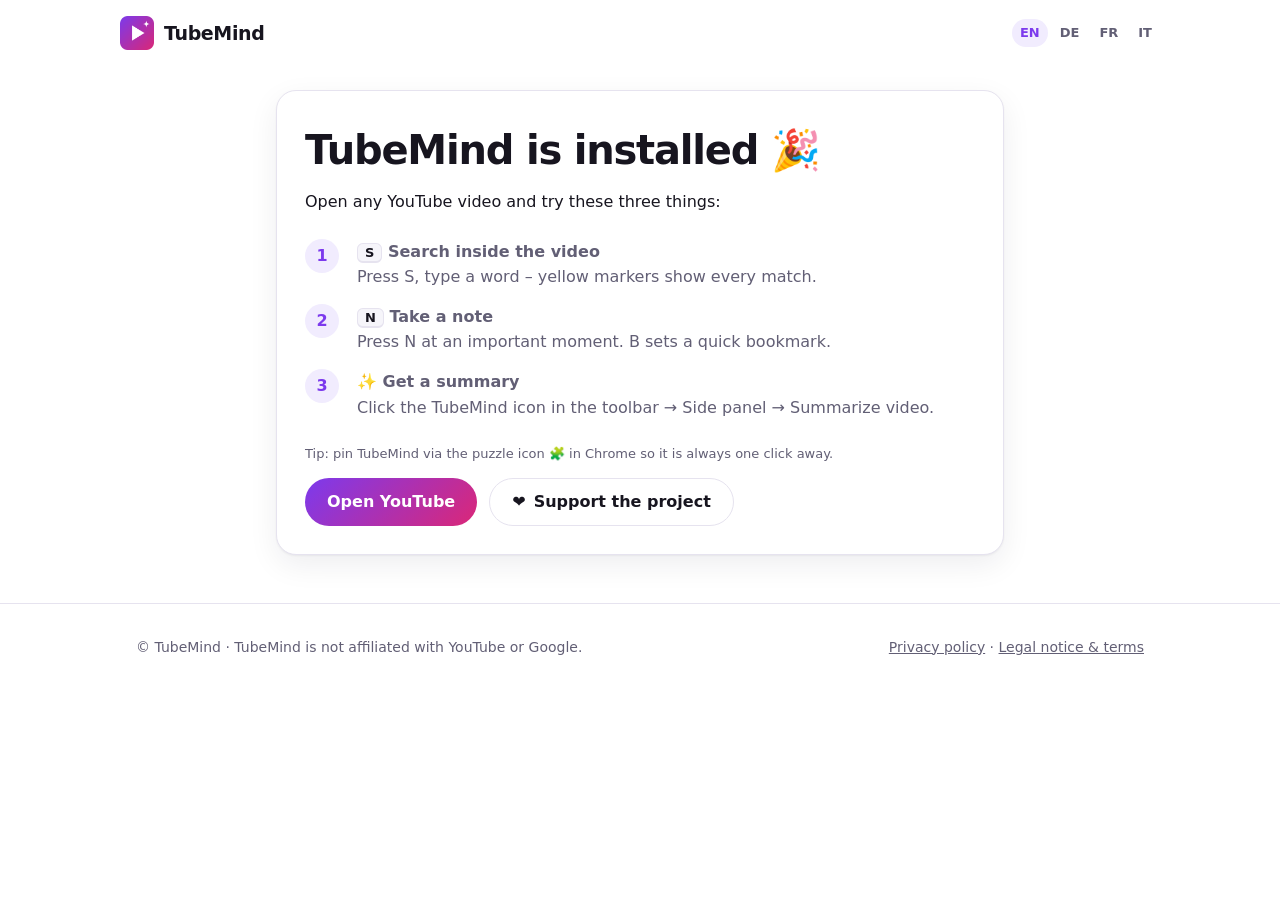
<file: website/welcome.html>
<!doctype html>
<html lang="en">
<head>
  <meta charset="utf-8">
  <meta name="viewport" content="width=device-width, initial-scale=1">
  <title>Welcome to TubeMind</title>
  <meta name="robots" content="noindex">
  <link rel="icon" href="assets/logo-256.png">
  <link rel="stylesheet" href="assets/style.css">
</head>
<body>
  <div class="wrap nav">
    <a class="logo" href="./"><img src="assets/logo-256.png" alt=""> TubeMind</a>
    <nav class="lang-switch"><a href="?lang=en" data-set-lang="en">en</a><a href="?lang=de" data-set-lang="de">de</a><a href="?lang=fr" data-set-lang="fr">fr</a><a href="?lang=it" data-set-lang="it">it</a></nav>
  </div>

  <main class="page">
    <div class="card">
      <h1 data-t="wTitle">TubeMind is installed 🎉</h1>
      <p data-t="wText">Open any YouTube video and try these three things:</p>
      <ol class="steps">
        <li><div><strong><kbd>S</kbd> <span data-t="w1t"></span></strong><span data-t="w1d"></span></div></li>
        <li><div><strong><kbd>N</kbd> <span data-t="w2t"></span></strong><span data-t="w2d"></span></div></li>
        <li><div><strong>✨ <span data-t="w3t"></span></strong><span data-t="w3d"></span></div></li>
      </ol>
      <p class="note" data-t="wPin"></p>
      <div class="cta" style="justify-content:flex-start">
        <a class="btn btn-primary" href="https://www.youtube.com/" data-t="wCta">Open YouTube</a>
        <a class="btn" data-link="donate" href="#" target="_blank" rel="noopener">❤️ <span data-t="donate"></span></a>
      </div>
    </div>

    <div class="ad-slot" data-slot="welcome"><div class="ad-label" data-t="adLabel">Advertisement</div></div>
  </main>

  <footer>
    <div class="wrap">
      <span>© TubeMind · <span data-t="footerNote"></span></span>
      <span><a href="privacy.html" data-t="footerPrivacy">Privacy policy</a> · <a href="legal.html" data-t="footerLegal">Legal notice &amp; terms</a></span>
    </div>
  </footer>

  <script src="assets/site-config.js"></script>
  <script src="assets/texts.js"></script>
  <script src="assets/site.js"></script>
</body>
</html>
</file>
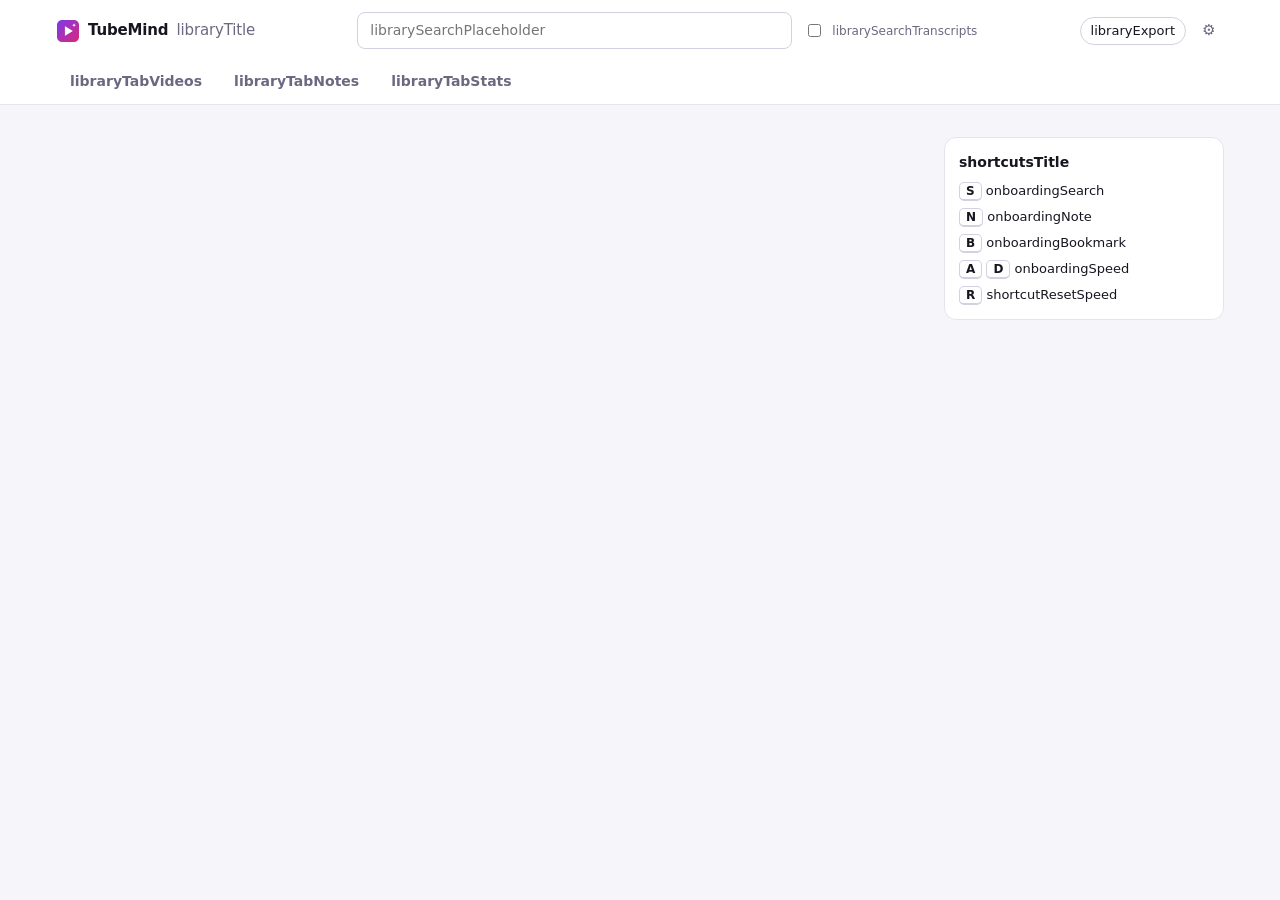
<file: extension/src/library/library.html>
<!doctype html>
<html lang="en">
<head>
  <meta charset="utf-8">
  <meta name="viewport" content="width=device-width, initial-scale=1">
  <title>TubeMind Library</title>
  <link rel="icon" href="../../icons/icon32.png">
  <link rel="stylesheet" href="../ui/common.css">
  <link rel="stylesheet" href="library.css">
</head>
<body>
  <header class="lib-header">
    <div class="lib-header-inner">
      <div class="brand"><img src="../../icons/icon48.png" alt=""> <span>TubeMind</span> <span class="muted lib-sub" data-i18n="libraryTitle"></span></div>
      <div class="lib-search">
        <input class="input" id="q" type="search" data-i18n-placeholder="librarySearchPlaceholder" autocomplete="off">
        <label class="row small muted lib-deep"><input type="checkbox" id="deep"> <span data-i18n="librarySearchTranscripts"></span></label>
      </div>
      <div class="row">
        <button class="btn btn-sm" id="btn-export" data-i18n="libraryExport"></button>
        <button class="icon-btn" id="btn-options" data-i18n-title="openOptions">⚙</button>
      </div>
    </div>
    <nav class="lib-tabs" role="tablist">
      <button class="tab" role="tab" data-tab="videos" data-i18n="libraryTabVideos"></button>
      <button class="tab" role="tab" data-tab="notes" data-i18n="libraryTabNotes"></button>
      <button class="tab" role="tab" data-tab="stats" data-i18n="libraryTabStats"></button>
    </nav>
  </header>

  <div class="lib-layout">
    <main class="lib-main">
      <section class="lib-panel" id="panel-videos">
        <div id="deep-results" class="deep-results" hidden></div>
        <div id="videos-grid" class="videos-grid"></div>
      </section>

      <section class="lib-panel" id="panel-notes">
        <div id="notes-all"></div>
      </section>

      <section class="lib-panel" id="panel-stats">
        <div class="tiles" id="tiles"></div>
        <div class="card chart-card">
          <div class="row-between">
            <h2 class="chart-title" data-i18n="statsChartTitle"></h2>
            <span class="muted small" data-i18n="statsChartHint"></span>
          </div>
          <div class="chart" id="chart"></div>
          <table class="sr-only" id="chart-table"></table>
        </div>
        <div class="card chart-card">
          <h2 class="chart-title" data-i18n="statsTopChannels"></h2>
          <div id="channels" class="channels"></div>
        </div>
      </section>
    </main>

    <aside class="lib-aside">
      <div id="sponsor"></div>
      <div class="card aside-card">
        <div class="aside-title" data-i18n="shortcutsTitle"></div>
        <ul class="keys">
          <li><kbd>S</kbd> <span data-i18n="onboardingSearch"></span></li>
          <li><kbd>N</kbd> <span data-i18n="onboardingNote"></span></li>
          <li><kbd>B</kbd> <span data-i18n="onboardingBookmark"></span></li>
          <li><kbd>A</kbd> <kbd>D</kbd> <span data-i18n="onboardingSpeed"></span></li>
          <li><kbd>R</kbd> <span data-i18n="shortcutResetSpeed"></span></li>
        </ul>
      </div>
      <a class="card aside-card aside-link" id="donate" target="_blank" rel="noopener" hidden>
        <div class="aside-title">❤️ <span data-i18n="supportProject"></span></div>
        <div class="small muted" data-i18n="supportText"></div>
      </a>
    </aside>
  </div>

  <dialog id="detail" class="detail">
    <div class="detail-head">
      <img id="d-thumb" class="detail-thumb" alt="">
      <div class="grow">
        <h2 id="d-title"></h2>
        <div class="muted small" id="d-channel"></div>
        <div class="row detail-actions">
          <a class="btn btn-sm btn-primary" id="d-open" target="_blank" rel="noopener" data-i18n="openOnYouTube"></a>
          <button class="btn btn-sm" id="d-export" data-i18n="downloadMarkdown"></button>
          <button class="btn btn-sm btn-ghost btn-danger" id="d-delete" data-i18n="libraryRemove"></button>
        </div>
      </div>
      <button class="icon-btn" id="d-close" data-i18n-title="close">✕</button>
    </div>
    <div class="detail-body" id="d-body"></div>
  </dialog>

  <script src="../shared/config.js"></script>
  <script src="../shared/utils.js"></script>
  <script src="../shared/settings.js"></script>
  <script src="../shared/store.js"></script>
  <script src="../shared/textsearch.js"></script>
  <script src="../shared/export.js"></script>
  <script src="../ui/page.js"></script>
  <script src="../ui/sponsor.js"></script>
  <script src="library.js"></script>
</body>
</html>
</file>
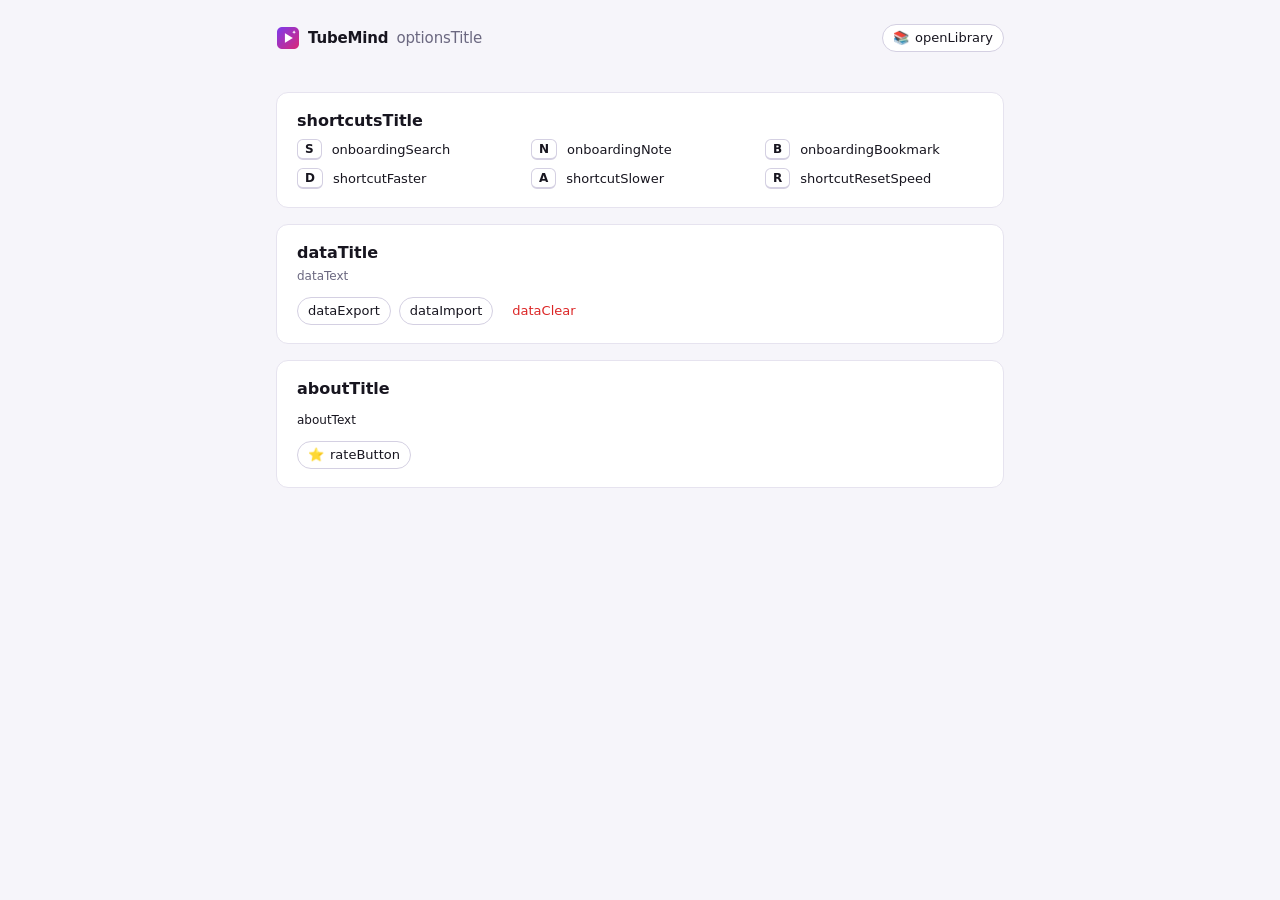
<file: extension/src/options/options.html>
<!doctype html>
<html lang="en">
<head>
  <meta charset="utf-8">
  <meta name="viewport" content="width=device-width, initial-scale=1">
  <title>TubeMind Settings</title>
  <link rel="icon" href="../../icons/icon32.png">
  <link rel="stylesheet" href="../ui/common.css">
  <link rel="stylesheet" href="options.css">
</head>
<body>
  <div class="opt-wrap">
    <header class="opt-header">
      <div class="brand"><img src="../../icons/icon48.png" alt=""> TubeMind <span class="muted opt-sub" data-i18n="optionsTitle"></span></div>
      <button class="btn btn-sm" id="btn-library">📚 <span data-i18n="openLibrary"></span></button>
    </header>

    <section class="card welcome" id="welcome" hidden>
      <h1 data-i18n="welcomeTitle"></h1>
      <p class="muted" data-i18n="welcomeText"></p>
      <ol class="welcome-steps">
        <li><strong data-i18n="welcomeStep1Title"></strong><span data-i18n="welcomeStep1"></span></li>
        <li><strong data-i18n="welcomeStep2Title"></strong><span data-i18n="welcomeStep2"></span></li>
        <li><strong data-i18n="welcomeStep3Title"></strong><span data-i18n="welcomeStep3"></span></li>
      </ol>
      <a class="btn btn-primary" href="https://www.youtube.com/" target="_blank" rel="noopener" data-i18n="welcomeCta"></a>
    </section>

    <div id="sections"></div>

    <section class="card opt-section">
      <h2 data-i18n="shortcutsTitle"></h2>
      <ul class="keys">
        <li><kbd>S</kbd><span data-i18n="onboardingSearch"></span></li>
        <li><kbd>N</kbd><span data-i18n="onboardingNote"></span></li>
        <li><kbd>B</kbd><span data-i18n="onboardingBookmark"></span></li>
        <li><kbd>D</kbd><span data-i18n="shortcutFaster"></span></li>
        <li><kbd>A</kbd><span data-i18n="shortcutSlower"></span></li>
        <li><kbd>R</kbd><span data-i18n="shortcutResetSpeed"></span></li>
      </ul>
    </section>

    <section class="card opt-section">
      <h2 data-i18n="dataTitle"></h2>
      <p class="muted small" data-i18n="dataText"></p>
      <div class="row wrap">
        <button class="btn btn-sm" id="btn-export" data-i18n="dataExport"></button>
        <label class="btn btn-sm" for="import-file" data-i18n="dataImport"></label>
        <input type="file" id="import-file" accept="application/json,.json" hidden>
        <button class="btn btn-sm btn-ghost btn-danger" id="btn-clear" data-i18n="dataClear"></button>
      </div>
    </section>

    <section class="card opt-section">
      <h2 data-i18n="aboutTitle"></h2>
      <p class="muted small" id="about-version"></p>
      <p class="small" data-i18n="aboutText"></p>
      <div class="row wrap">
        <a class="btn btn-sm btn-primary" id="link-donate" target="_blank" rel="noopener" hidden>❤️ <span data-i18n="supportProject"></span></a>
        <a class="btn btn-sm" id="link-rate" target="_blank" rel="noopener">⭐ <span data-i18n="rateButton"></span></a>
        <a class="btn btn-sm btn-ghost" id="link-privacy" target="_blank" rel="noopener" data-i18n="privacy" hidden></a>
        <a class="btn btn-sm btn-ghost" id="link-website" target="_blank" rel="noopener" data-i18n="website" hidden></a>
      </div>
    </section>
  </div>

  <script src="../shared/config.js"></script>
  <script src="../shared/utils.js"></script>
  <script src="../shared/settings.js"></script>
  <script src="../shared/store.js"></script>
  <script src="../ui/page.js"></script>
  <script src="options.js"></script>
</body>
</html>
</file>
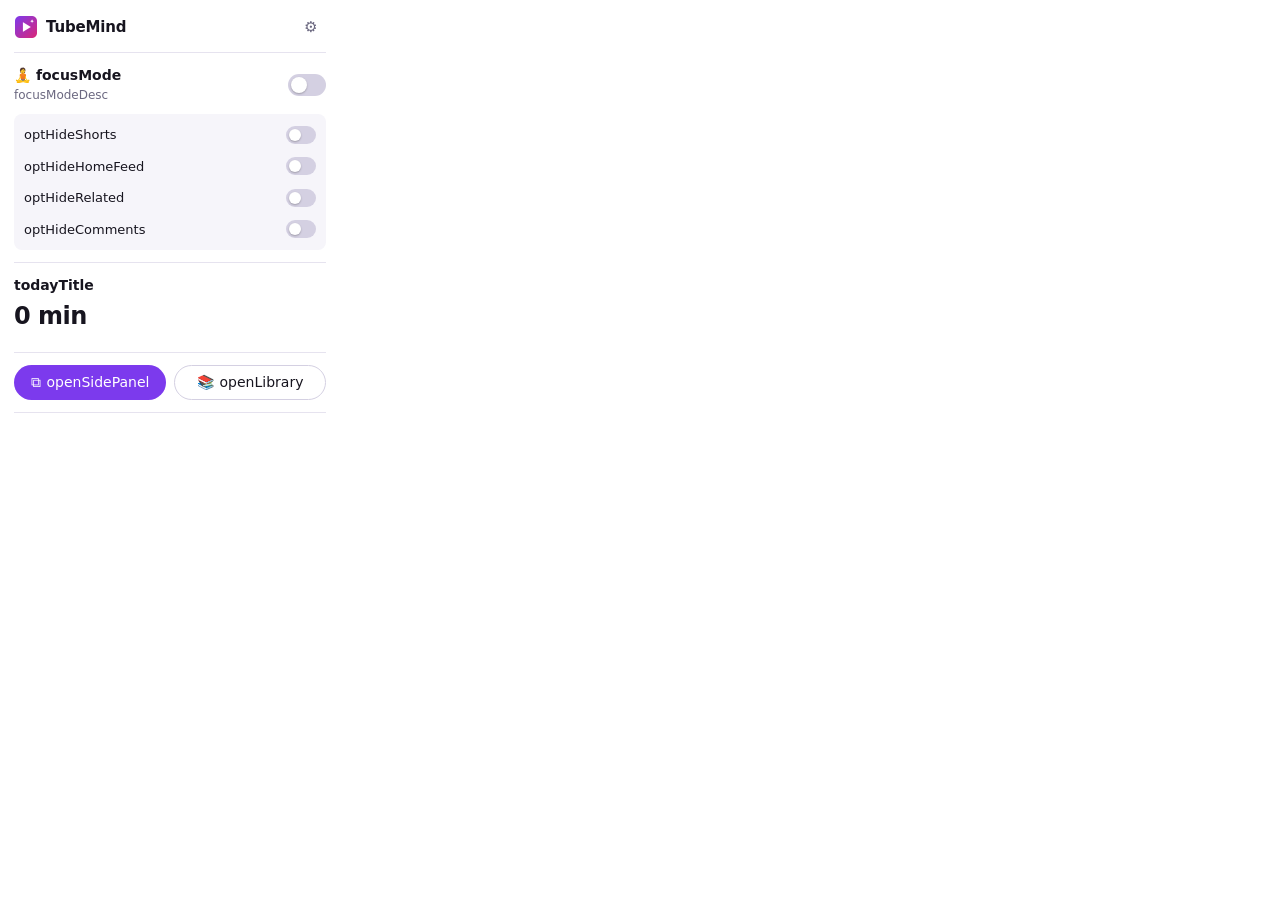
<file: extension/src/popup/popup.html>
<!doctype html>
<html lang="en">
<head>
  <meta charset="utf-8">
  <meta name="viewport" content="width=device-width, initial-scale=1">
  <title>TubeMind</title>
  <link rel="stylesheet" href="../ui/common.css">
  <link rel="stylesheet" href="popup.css">
</head>
<body>
  <header class="row-between pp-header">
    <div class="brand"><img src="../../icons/icon48.png" alt=""> TubeMind</div>
    <button class="icon-btn" id="btn-options" data-i18n-title="openOptions">⚙</button>
  </header>

  <section class="pp-section" id="focus-section">
    <div class="row-between">
      <div>
        <div class="pp-title">🧘 <span data-i18n="focusMode"></span></div>
        <div class="small muted" data-i18n="focusModeDesc"></div>
      </div>
      <label class="switch"><input type="checkbox" id="focus-enabled"><span></span></label>
    </div>
    <div class="pp-sub" id="focus-options">
      <label class="pp-check"><span data-i18n="optHideShorts"></span><span class="switch switch-sm"><input type="checkbox" data-focus="hideShorts"><span></span></span></label>
      <label class="pp-check"><span data-i18n="optHideHomeFeed"></span><span class="switch switch-sm"><input type="checkbox" data-focus="hideHomeFeed"><span></span></span></label>
      <label class="pp-check"><span data-i18n="optHideRelated"></span><span class="switch switch-sm"><input type="checkbox" data-focus="hideRelated"><span></span></span></label>
      <label class="pp-check"><span data-i18n="optHideComments"></span><span class="switch switch-sm"><input type="checkbox" data-focus="hideComments"><span></span></span></label>
    </div>
  </section>

  <section class="pp-section" id="today-section">
    <div class="pp-title" data-i18n="todayTitle"></div>
    <div class="row pp-stat">
      <span class="pp-big" id="today-total">0 min</span>
      <span class="muted small" id="today-shorts"></span>
    </div>
    <div class="bar" id="limit-bar" hidden><div class="bar-fill" id="limit-fill"></div></div>
    <div class="small muted" id="limit-text"></div>
  </section>

  <section class="pp-actions">
    <button class="btn btn-primary" id="btn-panel">⧉ <span data-i18n="openSidePanel"></span></button>
    <button class="btn" id="btn-library">📚 <span data-i18n="openLibrary"></span></button>
  </section>

  <section class="pp-rate card" id="rate" hidden>
    <div class="pp-title">⭐ <span data-i18n="rateTitle"></span></div>
    <div class="small muted" data-i18n="rateText"></div>
    <div class="row">
      <a class="btn btn-sm btn-primary" id="btn-rate" target="_blank" rel="noopener" data-i18n="rateButton"></a>
      <button class="btn btn-sm btn-ghost" id="btn-rate-later" data-i18n="rateLater"></button>
    </div>
  </section>

  <div id="sponsor" class="pp-sponsor"></div>

  <footer class="row-between small pp-footer">
    <a id="link-donate" target="_blank" rel="noopener" hidden>❤️ <span data-i18n="supportProject"></span></a>
    <a id="link-privacy" target="_blank" rel="noopener" data-i18n="privacy" hidden></a>
    <span class="muted" id="version"></span>
  </footer>

  <script src="../shared/config.js"></script>
  <script src="../shared/utils.js"></script>
  <script src="../shared/settings.js"></script>
  <script src="../shared/store.js"></script>
  <script src="../ui/page.js"></script>
  <script src="../ui/sponsor.js"></script>
  <script src="popup.js"></script>
</body>
</html>
</file>
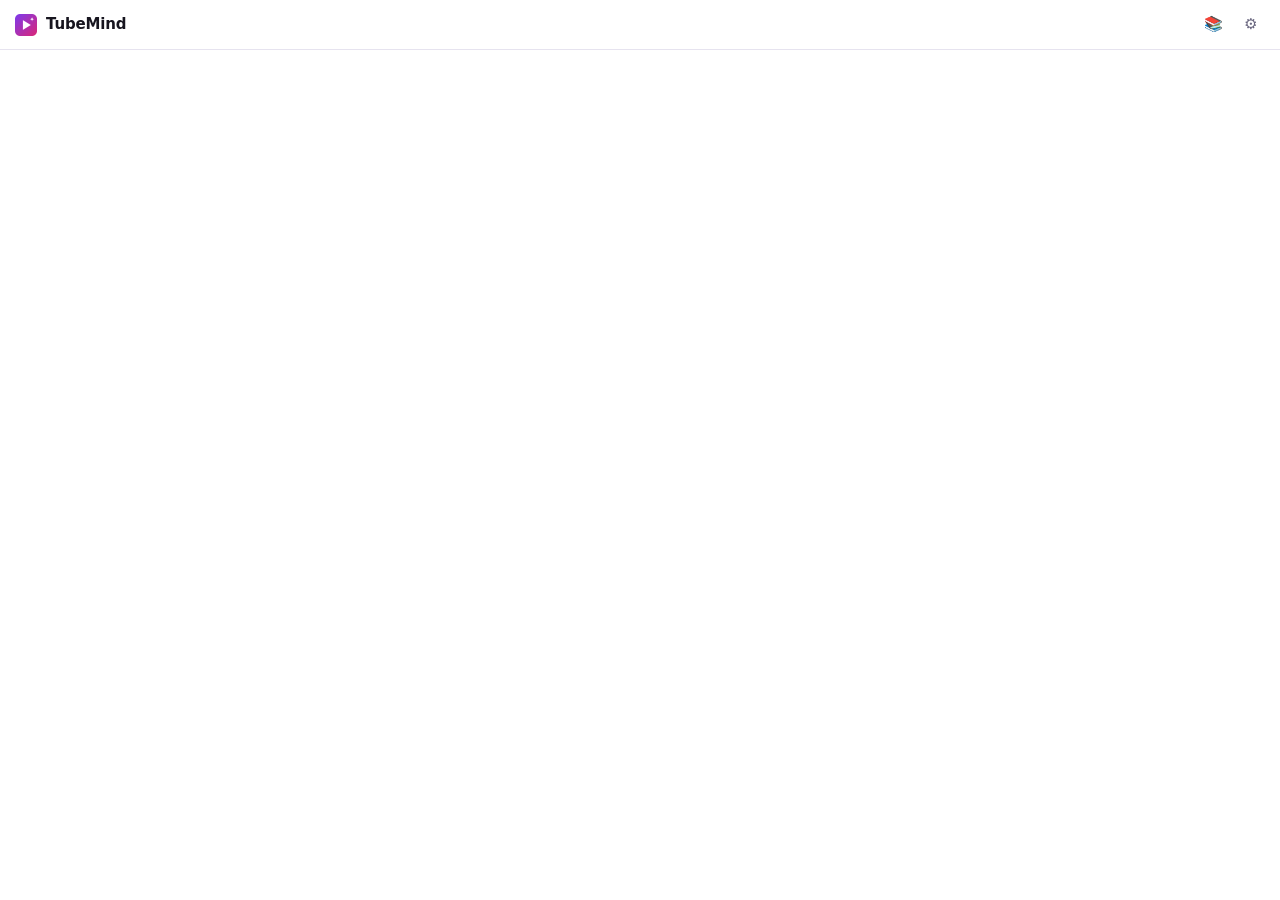
<file: extension/src/sidepanel/sidepanel.html>
<!doctype html>
<html lang="en">
<head>
  <meta charset="utf-8">
  <meta name="viewport" content="width=device-width, initial-scale=1">
  <title>TubeMind</title>
  <link rel="stylesheet" href="../ui/common.css">
  <link rel="stylesheet" href="sidepanel.css">
</head>
<body>
  <header class="sp-header">
    <div class="brand"><img src="../../icons/icon48.png" alt=""> TubeMind</div>
    <div class="row">
      <button class="icon-btn" id="btn-library" data-i18n-title="openLibrary">📚</button>
      <button class="icon-btn" id="btn-options" data-i18n-title="openOptions">⚙</button>
    </div>
  </header>

  <!-- Not on a YouTube video -->
  <section id="view-empty" class="empty sp-state" hidden>
    <div class="empty-icon">▶️</div>
    <p data-i18n="panelOpenVideo"></p>
    <p class="small" data-i18n="panelOpenVideoHint"></p>
  </section>

  <!-- Content script missing (tab opened before install/update) -->
  <section id="view-reload" class="empty sp-state" hidden>
    <div class="empty-icon">🔄</div>
    <p data-i18n="panelReload"></p>
    <button class="btn btn-primary" id="btn-reload" data-i18n="panelReloadButton"></button>
  </section>

  <main id="view-video" hidden>
    <div class="sp-video">
      <img class="sp-thumb" id="v-thumb" alt="">
      <div class="grow">
        <div class="sp-title" id="v-title"></div>
        <div class="muted small ellipsis" id="v-channel"></div>
      </div>
    </div>

    <nav class="tabs" role="tablist">
      <button role="tab" class="tab" data-tab="summary" id="tabbtn-summary"><span data-i18n="tabSummary"></span></button>
      <button role="tab" class="tab" data-tab="transcript" id="tabbtn-transcript"><span data-i18n="tabTranscript"></span></button>
      <button role="tab" class="tab" data-tab="notes" id="tabbtn-notes"><span data-i18n="tabNotes"></span> <span class="tab-count" id="notes-count"></span></button>
    </nav>

    <!-- ===== Summary ===== -->
    <section class="tab-panel" id="tab-summary" role="tabpanel">
      <div class="ai-status small" id="ai-status"></div>
      <div id="sum-start" class="sum-start">
        <button class="btn btn-primary btn-block" id="btn-summarize">✨ <span data-i18n="summarizeButton"></span></button>
        <p class="muted small center" id="sum-start-hint"></p>
      </div>
      <div id="sum-progress" class="sum-progress" hidden>
        <div class="row"><span class="spinner"></span><span id="sum-progress-text"></span></div>
        <div class="bar"><div class="bar-fill" id="sum-progress-bar"></div></div>
      </div>
      <div id="sum-error" class="notice" hidden></div>
      <div id="sum-result" class="sum-result" hidden>
        <div class="sum-block" id="sum-tldr-block">
          <h3 data-i18n="summaryTldr"></h3>
          <p id="sum-tldr"></p>
        </div>
        <div class="sum-block" id="sum-points-block">
          <h3 data-i18n="summaryKeyPoints"></h3>
          <div id="sum-points" class="md"></div>
        </div>
        <div class="sum-block" id="sum-moments-block">
          <h3 data-i18n="summaryMoments"></h3>
          <ol id="sum-moments" class="timeline"></ol>
        </div>
        <div class="sum-block" id="sum-timeline-block">
          <h3 data-i18n="summaryTimeline"></h3>
          <ol id="sum-timeline" class="timeline"></ol>
        </div>
        <div class="sum-block" id="sum-keywords-block">
          <h3 data-i18n="summaryKeywords"></h3>
          <div id="sum-keywords" class="chips"></div>
        </div>
        <div class="row sum-actions">
          <button class="btn btn-sm" id="btn-sum-copy" data-i18n="copyMarkdown"></button>
          <button class="btn btn-sm btn-ghost" id="btn-sum-redo" data-i18n="summaryRedo"></button>
        </div>
        <p class="muted small" id="sum-engine"></p>
      </div>
    </section>

    <!-- ===== Transcript ===== -->
    <section class="tab-panel" id="tab-transcript" role="tabpanel">
      <div class="tr-toolbar">
        <input class="input" id="tr-search" type="search" data-i18n-placeholder="transcriptSearchPlaceholder" autocomplete="off" spellcheck="false">
        <div class="row-between">
          <span class="muted small" id="tr-count"></span>
          <div class="row">
            <select class="input input-sm" id="tr-lang" hidden></select>
            <button class="icon-btn" id="btn-tr-copy" data-i18n-title="transcriptCopy">⧉</button>
            <button class="icon-btn" id="btn-tr-download" data-i18n-title="transcriptDownload">⬇</button>
          </div>
        </div>
      </div>
      <div id="tr-status" class="empty" hidden></div>
      <div id="tr-list" class="tr-list"></div>
    </section>

    <!-- ===== Notes ===== -->
    <section class="tab-panel" id="tab-notes" role="tabpanel">
      <div class="note-add card">
        <label class="small muted" for="note-input" id="note-add-label"></label>
        <textarea class="input" id="note-input" rows="2" data-i18n-placeholder="notePlaceholder"></textarea>
        <div class="row-between">
          <button class="btn btn-sm btn-ghost" id="btn-bookmark">🔖 <span data-i18n="bookmarkButton"></span></button>
          <button class="btn btn-sm btn-primary" id="btn-note-add" data-i18n="noteAddButton"></button>
        </div>
      </div>
      <div id="notes-list" class="notes-list"></div>
      <div class="row notes-export" id="notes-export">
        <button class="btn btn-sm" id="btn-notes-copy" data-i18n="copyMarkdown"></button>
        <button class="btn btn-sm btn-ghost" id="btn-notes-download" data-i18n="downloadMarkdown"></button>
      </div>
    </section>
  </main>

  <footer class="sp-footer">
    <div id="sponsor"></div>
  </footer>

  <script src="../shared/config.js"></script>
  <script src="../shared/utils.js"></script>
  <script src="../shared/settings.js"></script>
  <script src="../shared/store.js"></script>
  <script src="../shared/textsearch.js"></script>
  <script src="../shared/export.js"></script>
  <script src="../ui/page.js"></script>
  <script src="../ui/sponsor.js"></script>
  <script src="summary.js"></script>
  <script src="sidepanel.js"></script>
</body>
</html>
</file>
<file: website/assets/style.css>
:root {
  --bg: #ffffff;
  --bg-soft: #f6f5fa;
  --card: #ffffff;
  --border: #e6e3ef;
  --text: #17151f;
  --muted: #625f75;
  --accent: #7c3aed;
  --accent-2: #db2777;
  --accent-soft: #f1ecfe;
  --on-accent: #ffffff;
  --shadow: 0 1px 2px rgba(20, 16, 40, 0.05), 0 10px 30px rgba(20, 16, 40, 0.07);
  color-scheme: light;
}
@media (prefers-color-scheme: dark) {
  :root:not([data-theme='light']) {
    --bg: #0f0e15;
    --bg-soft: #15141d;
    --card: #1b1a25;
    --border: #2b2938;
    --text: #ecebf3;
    --muted: #a3a0b5;
    --accent: #a78bfa;
    --accent-2: #f472b6;
    --accent-soft: rgba(167, 139, 250, 0.14);
    --on-accent: #1b1033;
    --shadow: 0 1px 2px rgba(0, 0, 0, 0.3), 0 10px 30px rgba(0, 0, 0, 0.3);
    color-scheme: dark;
  }
}
:root[data-theme='dark'] {
  --bg: #0f0e15;
  --bg-soft: #15141d;
  --card: #1b1a25;
  --border: #2b2938;
  --text: #ecebf3;
  --muted: #a3a0b5;
  --accent: #a78bfa;
  --accent-2: #f472b6;
  --accent-soft: rgba(167, 139, 250, 0.14);
  --on-accent: #1b1033;
  --shadow: 0 1px 2px rgba(0, 0, 0, 0.3), 0 10px 30px rgba(0, 0, 0, 0.3);
  color-scheme: dark;
}

* { box-sizing: border-box; }
html, body { margin: 0; }
body {
  background: var(--bg);
  color: var(--text);
  font: 16px/1.6 system-ui, -apple-system, 'Segoe UI', Roboto, sans-serif;
  -webkit-font-smoothing: antialiased;
}
a { color: var(--accent); }
img { max-width: 100%; }
[hidden] { display: none !important; }
.wrap { max-width: 1040px; margin: 0 auto; padding: 0 16px; }

.nav { display: flex; align-items: center; justify-content: space-between; gap: 12px; padding: 16px 0; }
.logo { display: flex; align-items: center; gap: 10px; font-weight: 800; font-size: 19px; color: var(--text); text-decoration: none; letter-spacing: -0.02em; }
.logo img { width: 34px; height: 34px; }
.lang-switch { display: flex; gap: 4px; font-size: 13px; }
.lang-switch a { padding: 4px 8px; border-radius: 999px; color: var(--muted); text-decoration: none; text-transform: uppercase; font-weight: 600; }
.lang-switch a.active { background: var(--accent-soft); color: var(--accent); }

.btn {
  display: inline-flex;
  align-items: center;
  justify-content: center;
  gap: 8px;
  min-height: 46px;
  padding: 10px 22px;
  border-radius: 999px;
  border: 1px solid var(--border);
  background: var(--card);
  color: var(--text);
  font-weight: 650;
  text-decoration: none;
  transition: transform 0.15s, box-shadow 0.15s;
}
.btn:hover { transform: translateY(-1px); box-shadow: var(--shadow); }
.btn-primary { border: 0; background: linear-gradient(135deg, var(--accent), var(--accent-2)); color: var(--on-accent); }
:focus-visible { outline: 3px solid var(--accent); outline-offset: 2px; }

.hero { padding: 48px 0 32px; text-align: center; }
.hero h1 { font-size: clamp(32px, 6vw, 56px); line-height: 1.08; letter-spacing: -0.035em; margin: 0 auto 16px; max-width: 820px; }
.grad { background: linear-gradient(135deg, var(--accent), var(--accent-2)); -webkit-background-clip: text; background-clip: text; color: transparent; }
.hero p { font-size: clamp(17px, 2.4vw, 20px); color: var(--muted); max-width: 640px; margin: 0 auto 28px; }
.cta { display: flex; flex-wrap: wrap; gap: 12px; justify-content: center; }
.note { font-size: 13px; color: var(--muted); margin-top: 14px; }

.demo {
  margin: 40px auto 0;
  max-width: 820px;
  border-radius: 20px;
  border: 1px solid var(--border);
  background: #101016;
  box-shadow: var(--shadow);
  overflow: hidden;
  aspect-ratio: 16 / 8;
  position: relative;
}
.demo-search {
  position: absolute;
  top: 6%;
  right: 4%;
  width: min(60%, 360px);
  padding: 10px 14px;
  border-radius: 12px;
  background: rgba(30, 30, 40, 0.92);
  color: #fff;
  font-size: 14px;
  text-align: left;
  display: flex;
  justify-content: space-between;
}
.demo-search span:last-child { color: rgba(255, 255, 255, 0.6); }
.demo-play {
  position: absolute;
  left: 50%;
  top: 45%;
  transform: translate(-50%, -50%);
  width: 64px;
  height: 64px;
  border-radius: 50%;
  background: rgba(255, 255, 255, 0.12);
  display: grid;
  place-items: center;
  color: #fff;
  font-size: 26px;
}
.demo-bar { position: absolute; left: 4%; right: 4%; bottom: 12%; height: 5px; border-radius: 3px; background: rgba(255, 255, 255, 0.25); }
.demo-bar::before { content: ''; position: absolute; left: 0; top: 0; bottom: 0; width: 34%; border-radius: 3px; background: #ff0033; }
.demo-mark { position: absolute; top: -4px; bottom: -4px; width: 4px; border-radius: 2px; background: #ffd60a; }
.demo-mark.note { background: #a78bfa; top: -7px; }

.section { padding: 56px 0; }
.section h2 { font-size: clamp(26px, 4vw, 36px); letter-spacing: -0.025em; text-align: center; margin: 0 0 12px; }
.section > .wrap > p.lead { text-align: center; color: var(--muted); max-width: 640px; margin: 0 auto 32px; }
.features { display: grid; grid-template-columns: repeat(3, minmax(0, 1fr)); gap: 16px; }
.feature { padding: 22px; border: 1px solid var(--border); border-radius: 18px; background: var(--card); }
.feature .icon { font-size: 28px; }
.feature h3 { margin: 10px 0 6px; font-size: 18px; }
.feature p { margin: 0; color: var(--muted); font-size: 15px; }
.soft { background: var(--bg-soft); }

.promise { display: grid; grid-template-columns: repeat(3, minmax(0, 1fr)); gap: 16px; text-align: center; }
.promise div { padding: 18px; }
.promise strong { display: block; font-size: 17px; margin: 6px 0 4px; }
.promise span { color: var(--muted); font-size: 15px; }

.faq { max-width: 720px; margin: 0 auto; }
.faq details { border-bottom: 1px solid var(--border); padding: 14px 0; }
.faq summary { cursor: pointer; font-weight: 650; }
.faq p { color: var(--muted); margin: 8px 0 0; }

.card { padding: 28px; border: 1px solid var(--border); border-radius: 20px; background: var(--card); box-shadow: var(--shadow); }
.page { max-width: 760px; margin: 0 auto; padding: 24px 16px 48px; }
.page h1 { font-size: clamp(28px, 5vw, 40px); letter-spacing: -0.03em; line-height: 1.15; margin: 8px 0 12px; }
.steps { counter-reset: s; list-style: none; padding: 0; display: flex; flex-direction: column; gap: 14px; margin: 24px 0; }
.steps li { counter-increment: s; display: grid; grid-template-columns: 40px 1fr; gap: 12px; align-items: start; }
.steps li::before { content: counter(s); width: 34px; height: 34px; border-radius: 50%; background: var(--accent-soft); color: var(--accent); display: grid; place-items: center; font-weight: 700; }
.steps strong { display: block; }
.steps span { color: var(--muted); }
kbd { padding: 1px 7px; border: 1px solid var(--border); border-bottom-width: 2px; border-radius: 6px; background: var(--bg-soft); font: 600 13px system-ui, sans-serif; }

.reasons { display: flex; flex-wrap: wrap; gap: 8px; margin: 16px 0; }
.reasons label { display: inline-flex; align-items: center; gap: 6px; padding: 8px 14px; border: 1px solid var(--border); border-radius: 999px; cursor: pointer; font-size: 15px; }
.reasons input { accent-color: var(--accent); }
textarea { width: 100%; min-height: 90px; padding: 12px; border: 1px solid var(--border); border-radius: 12px; background: var(--card); color: var(--text); font: inherit; }

.ad-slot { margin: 28px 0; min-height: 90px; }
.ad-label { font-size: 11px; color: var(--muted); text-transform: uppercase; letter-spacing: 0.06em; }

.legal h2 { font-size: 20px; margin: 28px 0 8px; }
.legal p, .legal li { color: var(--text); }

footer { padding: 32px 0 40px; border-top: 1px solid var(--border); color: var(--muted); font-size: 14px; }
footer .wrap { display: flex; flex-wrap: wrap; gap: 16px; justify-content: space-between; }
footer a { color: var(--muted); }
.form-note { font-size: 14px; color: var(--muted); }

@media (max-width: 820px) {
  .features, .promise { grid-template-columns: 1fr; }
  .demo { aspect-ratio: 16 / 10; }
}
</file>
<file: extension/src/ui/common.css>
/* ===================== TubeMind – shared design for extension pages ===================== */
:root {
  --bg: #ffffff;
  --bg-soft: #f6f5fa;
  --card: #ffffff;
  --border: #e6e3ef;
  --border-strong: #d4d0e2;
  --text: #17151f;
  --muted: #6b6880;
  --accent: #7c3aed;
  --accent-hover: #6d28d9;
  --accent-soft: #f1ecfe;
  --accent-text: #5b21b6;
  --on-accent: #ffffff;
  --danger: #dc2626;
  --ok: #047857;
  --mark: #fde68a;
  --mark-text: #3b2f00;
  --note: #8b5cf6;
  --bookmark: #0891b2;
  --shadow: 0 1px 2px rgba(20, 16, 40, 0.05), 0 6px 20px rgba(20, 16, 40, 0.06);
  --chart: #7c3aed;
  --grid: #e6e3ef;
  --radius: 12px;
  --radius-sm: 8px;
  color-scheme: light;
}

@media (prefers-color-scheme: dark) {
  :root:not([data-theme='light']) {
    --bg: #111017;
    --bg-soft: #16151e;
    --card: #1c1b26;
    --border: #2b2938;
    --border-strong: #3a3749;
    --text: #ecebf3;
    --muted: #9b98ad;
    --accent: #a78bfa;
    --accent-hover: #c4b5fd;
    --accent-soft: rgba(167, 139, 250, 0.14);
    --accent-text: #c4b5fd;
    --on-accent: #1b1033;
    --danger: #f87171;
    --ok: #34d399;
    --mark: rgba(250, 204, 21, 0.32);
    --mark-text: #fff7d6;
    --note: #a78bfa;
    --bookmark: #22d3ee;
    --shadow: 0 1px 2px rgba(0, 0, 0, 0.3), 0 8px 24px rgba(0, 0, 0, 0.25);
    --chart: #9370f4;
    --grid: #2b2938;
    color-scheme: dark;
  }
}
:root[data-theme='dark'] {
  --bg: #111017;
  --bg-soft: #16151e;
  --card: #1c1b26;
  --border: #2b2938;
  --border-strong: #3a3749;
  --text: #ecebf3;
  --muted: #9b98ad;
  --accent: #a78bfa;
  --accent-hover: #c4b5fd;
  --accent-soft: rgba(167, 139, 250, 0.14);
  --accent-text: #c4b5fd;
  --on-accent: #1b1033;
  --danger: #f87171;
  --ok: #34d399;
  --mark: rgba(250, 204, 21, 0.32);
  --mark-text: #fff7d6;
  --note: #a78bfa;
  --bookmark: #22d3ee;
  --shadow: 0 1px 2px rgba(0, 0, 0, 0.3), 0 8px 24px rgba(0, 0, 0, 0.25);
  --chart: #9370f4;
  --grid: #2b2938;
  color-scheme: dark;
}

* { box-sizing: border-box; }
html, body { margin: 0; }
body {
  background: var(--bg);
  color: var(--text);
  font: 14px/1.5 system-ui, -apple-system, 'Segoe UI', Roboto, sans-serif;
  -webkit-font-smoothing: antialiased;
}
a { color: var(--accent-text); }
button, input, textarea, select { font: inherit; color: inherit; }
h1, h2, h3 { line-height: 1.25; margin: 0; }
[hidden] { display: none !important; }

/* ---------- buttons ---------- */
.btn {
  display: inline-flex;
  align-items: center;
  justify-content: center;
  gap: 6px;
  min-height: 34px;
  padding: 6px 14px;
  border: 1px solid var(--border-strong);
  border-radius: 999px;
  background: var(--card);
  color: var(--text);
  font-weight: 500;
  text-decoration: none;
  cursor: pointer;
  transition: background 0.15s, border-color 0.15s;
  white-space: nowrap;
}
.btn:hover { background: var(--bg-soft); }
.btn:disabled { opacity: 0.55; cursor: default; }
.btn-primary { border-color: transparent; background: var(--accent); color: var(--on-accent); }
.btn-primary:hover { background: var(--accent-hover); }
.btn-ghost { border-color: transparent; background: transparent; }
.btn-ghost:hover { background: var(--accent-soft); }
.btn-sm { min-height: 28px; padding: 3px 10px; font-size: 13px; }
.btn-danger { color: var(--danger); }
.btn-block { width: 100%; }
.icon-btn {
  display: inline-flex;
  align-items: center;
  justify-content: center;
  width: 30px;
  height: 30px;
  border: 0;
  border-radius: var(--radius-sm);
  background: transparent;
  color: var(--muted);
  cursor: pointer;
  font-size: 15px;
}
.icon-btn:hover { background: var(--accent-soft); color: var(--text); }

/* ---------- inputs ---------- */
.input, textarea.input, select.input {
  width: 100%;
  min-height: 36px;
  padding: 7px 12px;
  border: 1px solid var(--border-strong);
  border-radius: var(--radius-sm);
  background: var(--card);
  outline: none;
}
.input:focus { border-color: var(--accent); box-shadow: 0 0 0 3px var(--accent-soft); }
textarea.input { resize: vertical; line-height: 1.45; }

/* ---------- switch ---------- */
.switch { position: relative; display: inline-block; width: 38px; height: 22px; flex: none; }
.switch input { opacity: 0; width: 0; height: 0; position: absolute; }
.switch span {
  position: absolute;
  inset: 0;
  border-radius: 999px;
  background: var(--border-strong);
  transition: background 0.2s;
  cursor: pointer;
}
.switch span::after {
  content: '';
  position: absolute;
  top: 3px;
  left: 3px;
  width: 16px;
  height: 16px;
  border-radius: 50%;
  background: #fff;
  box-shadow: 0 1px 2px rgba(0, 0, 0, 0.25);
  transition: transform 0.2s;
}
.switch input:checked + span { background: var(--accent); }
.switch input:checked + span::after { transform: translateX(16px); }
.switch input:focus-visible + span { box-shadow: 0 0 0 3px var(--accent-soft); }

/* ---------- layout bits ---------- */
.card {
  background: var(--card);
  border: 1px solid var(--border);
  border-radius: var(--radius);
  box-shadow: var(--shadow);
}
.muted { color: var(--muted); }
.small { font-size: 12px; }
.row { display: flex; align-items: center; gap: 8px; }
.row-between { display: flex; align-items: center; justify-content: space-between; gap: 8px; }
.stack { display: flex; flex-direction: column; gap: 8px; }
.grow { flex: 1; min-width: 0; }
.ellipsis { overflow: hidden; text-overflow: ellipsis; white-space: nowrap; }

.brand { display: flex; align-items: center; gap: 8px; font-weight: 700; font-size: 15px; letter-spacing: -0.01em; }
.brand img { width: 24px; height: 24px; }

.chip {
  display: inline-flex;
  align-items: center;
  gap: 4px;
  padding: 3px 10px;
  border: 1px solid var(--border);
  border-radius: 999px;
  background: var(--bg-soft);
  color: var(--text);
  font-size: 12px;
  cursor: pointer;
}
.chip:hover { border-color: var(--accent); color: var(--accent-text); }

.time-btn {
  flex: none;
  padding: 1px 7px;
  border: 0;
  border-radius: 6px;
  background: var(--accent-soft);
  color: var(--accent-text);
  font-size: 12px;
  font-weight: 600;
  font-variant-numeric: tabular-nums;
  cursor: pointer;
}
.time-btn:hover { background: var(--accent); color: var(--on-accent); }

mark { background: var(--mark); color: var(--mark-text); border-radius: 3px; padding: 0 1px; }

.empty {
  padding: 28px 16px;
  text-align: center;
  color: var(--muted);
}
.empty .empty-icon { font-size: 34px; margin-bottom: 6px; }

.spinner {
  width: 16px;
  height: 16px;
  border: 2px solid var(--accent-soft);
  border-top-color: var(--accent);
  border-radius: 50%;
  animation: tm-spin 0.8s linear infinite;
  display: inline-block;
  vertical-align: -3px;
}
@keyframes tm-spin { to { transform: rotate(360deg); } }

.notice {
  padding: 10px 12px;
  border-radius: var(--radius-sm);
  background: var(--accent-soft);
  color: var(--text);
  font-size: 13px;
}

/* ---------- sponsor card ---------- */
.sponsor {
  display: flex;
  gap: 10px;
  align-items: center;
  padding: 10px 12px;
  border: 1px solid var(--border);
  border-radius: var(--radius);
  background: var(--bg-soft);
  color: var(--text);
  text-decoration: none;
  transition: border-color 0.15s;
}
.sponsor:hover { border-color: var(--accent); }
.sponsor-img { width: 36px; height: 36px; border-radius: 8px; object-fit: cover; flex: none; }
.sponsor-emoji { width: 36px; height: 36px; border-radius: 8px; flex: none; display: grid; place-items: center; font-size: 20px; background: var(--accent-soft); }
.sponsor-body { flex: 1; min-width: 0; }
.sponsor-label { font-size: 10px; font-weight: 600; letter-spacing: 0.06em; text-transform: uppercase; color: var(--muted); }
.sponsor-title { font-weight: 600; font-size: 13px; line-height: 1.3; }
.sponsor-text { font-size: 12px; color: var(--muted); line-height: 1.35; }
.sponsor-cta { flex: none; font-size: 12px; font-weight: 600; color: var(--accent-text); }

.toast-page {
  position: fixed;
  left: 50%;
  bottom: 18px;
  transform: translateX(-50%);
  padding: 8px 16px;
  border-radius: 999px;
  background: var(--text);
  color: var(--bg);
  font-size: 13px;
  z-index: 1000;
  box-shadow: var(--shadow);
}
</file>
<file: extension/src/library/library.css>
body { background: var(--bg-soft); min-height: 100vh; }
.sr-only { position: absolute; width: 1px; height: 1px; overflow: hidden; clip: rect(0 0 0 0); white-space: nowrap; }

.lib-header { position: sticky; top: 0; z-index: 10; background: var(--bg); border-bottom: 1px solid var(--border); }
.lib-header-inner {
  max-width: 1200px;
  margin: 0 auto;
  padding: 12px 16px;
  display: grid;
  grid-template-columns: auto 1fr auto;
  gap: 16px;
  align-items: center;
}
.lib-sub { font-weight: 500; }
.lib-search { display: flex; align-items: center; gap: 12px; max-width: 620px; width: 100%; justify-self: center; }
.lib-deep { white-space: nowrap; cursor: pointer; }
.no-search .lib-search { visibility: hidden; }
.lib-tabs { max-width: 1200px; margin: 0 auto; padding: 0 16px; display: flex; gap: 4px; }
.tab {
  padding: 10px 14px;
  border: 0;
  border-bottom: 2px solid transparent;
  background: transparent;
  color: var(--muted);
  font-weight: 600;
  cursor: pointer;
}
.tab:hover { color: var(--text); }
.tab[aria-selected='true'] { color: var(--accent-text); border-bottom-color: var(--accent); }

.lib-layout {
  max-width: 1200px;
  margin: 0 auto;
  padding: 20px 16px 40px;
  display: grid;
  grid-template-columns: minmax(0, 1fr) 280px;
  gap: 20px;
  align-items: start;
}
.lib-panel { display: none; }
.lib-panel.active { display: block; }
.lib-aside { display: flex; flex-direction: column; gap: 12px; position: sticky; top: 120px; }
.aside-card { padding: 14px; box-shadow: none; }
.aside-title { font-weight: 600; margin-bottom: 8px; }
.aside-link { display: block; text-decoration: none; color: var(--text); }
.aside-link:hover { border-color: var(--accent); }
.keys { list-style: none; margin: 0; padding: 0; display: flex; flex-direction: column; gap: 6px; font-size: 13px; }
kbd {
  display: inline-block;
  min-width: 20px;
  padding: 1px 6px;
  border: 1px solid var(--border-strong);
  border-bottom-width: 2px;
  border-radius: 5px;
  background: var(--card);
  font: 600 12px system-ui, sans-serif;
  text-align: center;
}

/* ---------- videos ---------- */
.videos-grid { display: grid; grid-template-columns: repeat(auto-fill, minmax(220px, 1fr)); gap: 14px; }
.video-card {
  display: flex;
  flex-direction: column;
  overflow: hidden;
  padding: 0;
  text-align: left;
  cursor: pointer;
  transition: transform 0.15s, border-color 0.15s;
}
.video-card:hover { border-color: var(--accent); transform: translateY(-2px); }
.video-card img { width: 100%; aspect-ratio: 16 / 9; object-fit: cover; background: var(--bg-soft); display: block; }
.video-card-body { padding: 10px 12px 12px; display: flex; flex-direction: column; gap: 4px; }
.video-card-title {
  font-weight: 600;
  line-height: 1.35;
  display: -webkit-box;
  -webkit-line-clamp: 2;
  -webkit-box-orient: vertical;
  overflow: hidden;
}
.badges { display: flex; flex-wrap: wrap; gap: 4px; margin-top: 4px; }
.badge { padding: 1px 8px; border-radius: 999px; background: var(--accent-soft); color: var(--accent-text); font-size: 11px; font-weight: 600; }

.deep-results { display: flex; flex-direction: column; gap: 12px; margin-bottom: 20px; }
.deep-video { padding: 12px 14px; box-shadow: none; }
.deep-video h3 { font-size: 14px; margin-bottom: 6px; }
.hit { display: flex; gap: 8px; align-items: flex-start; padding: 4px 0; font-size: 13px; line-height: 1.45; text-decoration: none; color: var(--text); }
.hit:hover .hit-text { color: var(--accent-text); }

/* ---------- notes ---------- */
.note-group { padding: 14px; margin-bottom: 12px; box-shadow: none; }
.note-group-head { display: flex; gap: 10px; align-items: center; margin-bottom: 8px; }
.note-group-head img { width: 64px; aspect-ratio: 16 / 9; object-fit: cover; border-radius: 6px; }
.note-group-title { font-weight: 600; line-height: 1.3; cursor: pointer; }
.note-group-title:hover { color: var(--accent-text); }
.note-line { display: flex; gap: 8px; align-items: flex-start; padding: 4px 0; text-decoration: none; color: var(--text); line-height: 1.45; }
.note-line .time-btn { text-decoration: none; }
.note-line-text { white-space: pre-wrap; word-break: break-word; }

/* ---------- stats ---------- */
.tiles { display: grid; grid-template-columns: repeat(4, minmax(0, 1fr)); gap: 12px; margin-bottom: 16px; }
.tile { padding: 14px 16px; box-shadow: none; }
.tile-label { font-size: 12px; color: var(--muted); }
.tile-value { font-size: 24px; font-weight: 650; letter-spacing: -0.02em; margin-top: 2px; }
.chart-card { padding: 16px; margin-bottom: 16px; box-shadow: none; }
.chart-title { font-size: 15px; margin-bottom: 12px; }
.chart { position: relative; }
.chart svg { display: block; width: 100%; height: auto; overflow: visible; }
.chart .grid-line { stroke: var(--grid); stroke-width: 1; }
.chart .bar { fill: var(--chart); }
.chart .hit-area { fill: transparent; cursor: default; }
.chart .bar, .chart text { pointer-events: none; }
.chart .bar.hover { opacity: 0.8; }
.chart .axis-label { fill: var(--muted); font-size: 12px; }
.chart .value-label { fill: var(--text); font-size: 12px; font-weight: 600; }
.chart-tooltip {
  position: absolute;
  pointer-events: none;
  padding: 8px 10px;
  border: 1px solid var(--border);
  border-radius: var(--radius-sm);
  background: var(--card);
  box-shadow: var(--shadow);
  font-size: 12px;
  line-height: 1.5;
  white-space: nowrap;
  transform: translate(-50%, calc(-100% - 10px));
}
.chart-tooltip strong { display: block; font-size: 13px; }
.channels { display: flex; flex-direction: column; gap: 10px; }
.channel-row { display: grid; grid-template-columns: minmax(0, 200px) 1fr auto; gap: 10px; align-items: center; font-size: 13px; }
.channel-track { height: 8px; border-radius: 999px; background: var(--accent-soft); overflow: hidden; }
.channel-fill { height: 100%; border-radius: 999px; background: var(--chart); }
.channel-value { font-variant-numeric: tabular-nums; color: var(--muted); }

/* ---------- detail dialog ---------- */
.detail {
  width: min(720px, calc(100vw - 32px));
  max-height: calc(100vh - 64px);
  padding: 0;
  border: 1px solid var(--border);
  border-radius: 16px;
  background: var(--card);
  color: var(--text);
  box-shadow: 0 24px 64px rgba(0, 0, 0, 0.3);
}
.detail::backdrop { background: rgba(10, 8, 20, 0.5); }
.detail-head { display: flex; gap: 14px; align-items: flex-start; padding: 16px; border-bottom: 1px solid var(--border); }
.detail-head h2 { font-size: 17px; }
.detail-thumb { width: 160px; aspect-ratio: 16 / 9; object-fit: cover; border-radius: 8px; flex: none; }
.detail-actions { margin-top: 10px; flex-wrap: wrap; }
.detail-body { padding: 16px; display: flex; flex-direction: column; gap: 18px; }
.detail-body h3 { font-size: 12px; text-transform: uppercase; letter-spacing: 0.06em; color: var(--muted); margin-bottom: 6px; }
.detail-body .md ul { margin: 0; padding-left: 18px; }
.detail-body p { margin: 0; }

@media (max-width: 900px) {
  .lib-layout { grid-template-columns: 1fr; }
  .lib-aside { position: static; }
  .tiles { grid-template-columns: repeat(2, minmax(0, 1fr)); }
  .lib-header-inner { grid-template-columns: 1fr auto; }
  .lib-search { grid-column: 1 / -1; grid-row: 2; max-width: none; }
  .no-search .lib-search { display: none; }
}
@media (max-width: 520px) {
  .detail-head { flex-wrap: wrap; }
  .detail-thumb { width: 100%; }
  .channel-row { grid-template-columns: minmax(0, 1fr) 80px auto; }
  .lib-search { flex-direction: column; align-items: stretch; gap: 6px; }
}
</file>
<file: extension/src/options/options.css>
body { background: var(--bg-soft); }
.opt-wrap { max-width: 760px; margin: 0 auto; padding: 20px 16px 48px; display: flex; flex-direction: column; gap: 16px; }
.opt-header { display: flex; align-items: center; justify-content: space-between; gap: 12px; padding: 4px 0 8px; }
.opt-sub { font-weight: 500; }
.opt-section { padding: 18px 20px; box-shadow: none; }
.opt-section h2 { font-size: 16px; margin-bottom: 4px; }
.opt-section > p { margin: 0 0 12px; }
.opt-item { display: flex; align-items: center; justify-content: space-between; gap: 16px; padding: 12px 0; border-top: 1px solid var(--border); }
.opt-item:first-of-type { border-top: 0; }
.opt-item.sub { padding-left: 16px; }
.opt-item.disabled { opacity: 0.5; }
.opt-label { font-weight: 500; }
.opt-help { font-size: 12px; color: var(--muted); }
.opt-control { flex: none; }
.opt-control select, .opt-control input[type='number'] { width: 140px; }
.wrap { flex-wrap: wrap; }
.keys { list-style: none; margin: 8px 0 0; padding: 0; display: grid; grid-template-columns: repeat(auto-fill, minmax(200px, 1fr)); gap: 8px 16px; }
.keys li { display: flex; align-items: center; gap: 10px; font-size: 13px; }
kbd {
  display: inline-block;
  min-width: 24px;
  padding: 2px 7px;
  border: 1px solid var(--border-strong);
  border-bottom-width: 2px;
  border-radius: 6px;
  background: var(--card);
  font: 600 12px system-ui, sans-serif;
  text-align: center;
}
.welcome { padding: 24px; background: linear-gradient(135deg, var(--accent-soft), var(--card)); }
.welcome h1 { font-size: 22px; margin-bottom: 6px; }
.welcome-steps { margin: 16px 0 20px; padding-left: 20px; display: flex; flex-direction: column; gap: 10px; }
.welcome-steps strong { display: block; }
.saved-hint { position: fixed; right: 16px; bottom: 16px; }
@media (max-width: 520px) {
  .opt-item { flex-direction: column; align-items: stretch; gap: 8px; }
  .opt-control { align-self: flex-start; }
}
</file>
<file: extension/src/popup/popup.css>
body { width: 340px; padding: 0 14px 12px; }
.pp-header { padding: 12px 0 10px; }
.pp-section { padding: 12px 0; border-top: 1px solid var(--border); }
.pp-title { font-weight: 600; font-size: 14px; }
.pp-sub { display: flex; flex-direction: column; gap: 2px; margin-top: 10px; padding: 6px 10px; border-radius: var(--radius-sm); background: var(--bg-soft); }
.pp-sub.off { opacity: 0.5; }
.pp-check { display: flex; align-items: center; justify-content: space-between; gap: 8px; padding: 5px 0; font-size: 13px; cursor: pointer; }
.switch-sm { width: 30px; height: 18px; }
.switch-sm span::after { width: 12px; height: 12px; }
.switch-sm input:checked + span::after { transform: translateX(12px); }
.pp-stat { align-items: baseline; margin: 2px 0 6px; }
.pp-big { font-size: 24px; font-weight: 700; letter-spacing: -0.02em; font-variant-numeric: tabular-nums; }
.bar { height: 6px; border-radius: 999px; background: var(--bg-soft); overflow: hidden; margin-bottom: 4px; }
.bar-fill { height: 100%; background: var(--accent); border-radius: inherit; }
.bar-fill.over { background: var(--danger); }
.pp-actions { display: grid; grid-template-columns: 1fr 1fr; gap: 8px; padding: 12px 0; border-top: 1px solid var(--border); }
.pp-rate { display: flex; flex-direction: column; gap: 6px; padding: 12px; margin-bottom: 10px; box-shadow: none; }
.pp-sponsor:empty { display: none; }
.pp-sponsor { margin-bottom: 10px; }
.pp-footer { padding-top: 8px; border-top: 1px solid var(--border); }
.pp-footer a { text-decoration: none; }
.pp-footer a:hover { text-decoration: underline; }
</file>
<file: extension/src/sidepanel/sidepanel.css>
html, body { height: 100%; }
body { display: flex; flex-direction: column; height: 100vh; overflow: hidden; background: var(--bg); }

.sp-header {
  flex: none;
  height: 50px;
  display: flex;
  align-items: center;
  justify-content: space-between;
  padding: 10px 14px;
  background: var(--bg);
  border-bottom: 1px solid var(--border);
}
.sp-state { flex: 1; overflow: auto; }
.sp-state p { max-width: 280px; margin: 6px auto; }

main { flex: 1; min-height: 0; overflow-y: auto; }

.sp-video { display: flex; gap: 10px; padding: 12px 14px 8px; align-items: flex-start; }
.sp-thumb { width: 96px; aspect-ratio: 16 / 9; border-radius: 8px; object-fit: cover; background: var(--bg-soft); flex: none; }
.sp-title {
  font-weight: 600;
  font-size: 13px;
  line-height: 1.35;
  display: -webkit-box;
  -webkit-line-clamp: 2;
  -webkit-box-orient: vertical;
  overflow: hidden;
}

.tabs {
  position: sticky;
  top: 0;
  z-index: 4;
  display: flex;
  gap: 2px;
  padding: 0 10px;
  background: var(--bg);
  border-bottom: 1px solid var(--border);
}
.tab {
  flex: 1;
  height: 38px;
  padding: 0 6px;
  border: 0;
  border-bottom: 2px solid transparent;
  background: transparent;
  color: var(--muted);
  font-weight: 600;
  font-size: 13px;
  cursor: pointer;
}
.tab:hover { color: var(--text); }
.tab[aria-selected='true'] { color: var(--accent-text); border-bottom-color: var(--accent); }
.tab-count {
  display: inline-block;
  min-width: 18px;
  padding: 0 5px;
  border-radius: 999px;
  background: var(--accent-soft);
  color: var(--accent-text);
  font-size: 11px;
}
.tab-count:empty { display: none; }

.tab-panel { padding: 12px 14px 16px; display: none; }
.tab-panel.active { display: block; }
.center { text-align: center; }

/* ---------- summary ---------- */
.ai-status { display: flex; align-items: center; gap: 6px; margin-bottom: 10px; color: var(--muted); }
.ai-status .dot { width: 8px; height: 8px; border-radius: 50%; background: var(--muted); flex: none; }
.ai-status .dot.ok { background: var(--ok); }
.sum-start { display: flex; flex-direction: column; gap: 8px; margin-bottom: 12px; }
.sum-start p { margin: 0; }
.sum-progress { display: flex; flex-direction: column; gap: 8px; margin: 8px 0 14px; color: var(--muted); font-size: 13px; }
.bar { height: 6px; border-radius: 999px; background: var(--bg-soft); overflow: hidden; }
.bar-fill { height: 100%; width: 0; background: var(--accent); border-radius: inherit; transition: width 0.3s; }
.sum-result { display: flex; flex-direction: column; gap: 16px; }
.sum-block h3 { font-size: 12px; text-transform: uppercase; letter-spacing: 0.06em; color: var(--muted); margin-bottom: 6px; }
.sum-block p { margin: 0; }
.md ul { margin: 0; padding-left: 18px; }
.md li { margin: 3px 0; }
.md p { margin: 0 0 6px; }
.timeline { list-style: none; margin: 0; padding: 0; display: flex; flex-direction: column; gap: 8px; }
.timeline li { display: flex; gap: 8px; align-items: flex-start; line-height: 1.45; }
.chips { display: flex; flex-wrap: wrap; gap: 6px; }
.sum-actions { flex-wrap: wrap; }

/* ---------- transcript ---------- */
.tr-toolbar {
  position: sticky;
  top: 39px;
  z-index: 3;
  display: flex;
  flex-direction: column;
  gap: 6px;
  margin: -12px -14px 8px;
  padding: 10px 14px 8px;
  background: var(--bg);
  border-bottom: 1px solid var(--border);
}
.input-sm { min-height: 28px; padding: 2px 8px; font-size: 12px; width: auto; max-width: 150px; }
.tr-list { display: flex; flex-direction: column; }
.tr-row {
  display: flex;
  gap: 8px;
  align-items: flex-start;
  padding: 5px 6px;
  border-radius: 8px;
  line-height: 1.45;
  cursor: pointer;
}
.tr-row:hover { background: var(--bg-soft); }
.tr-row.current { background: var(--accent-soft); }
.tr-text { flex: 1; min-width: 0; }

/* ---------- notes ---------- */
.note-add { display: flex; flex-direction: column; gap: 8px; padding: 10px; margin-bottom: 12px; box-shadow: none; }
.notes-list { display: flex; flex-direction: column; gap: 6px; }
.note {
  display: flex;
  gap: 8px;
  align-items: flex-start;
  padding: 8px;
  border: 1px solid var(--border);
  border-radius: 10px;
  background: var(--card);
}
.note.bookmark .time-btn { background: color-mix(in srgb, var(--bookmark) 18%, transparent); color: var(--bookmark); }
.note-text { flex: 1; min-width: 0; white-space: pre-wrap; word-break: break-word; cursor: text; }
.note-text.placeholder { color: var(--muted); font-style: italic; }
.note-actions { display: flex; gap: 0; flex: none; opacity: 0.6; }
.note:hover .note-actions { opacity: 1; }
.note-actions .icon-btn { width: 26px; height: 26px; font-size: 13px; }
.note textarea { flex: 1; }
.notes-export { margin-top: 12px; flex-wrap: wrap; }

.sp-footer { flex: none; padding: 10px 14px 12px; border-top: 1px solid var(--border); background: var(--bg); }
.sp-footer:has(#sponsor:empty) { display: none; }
</file>
